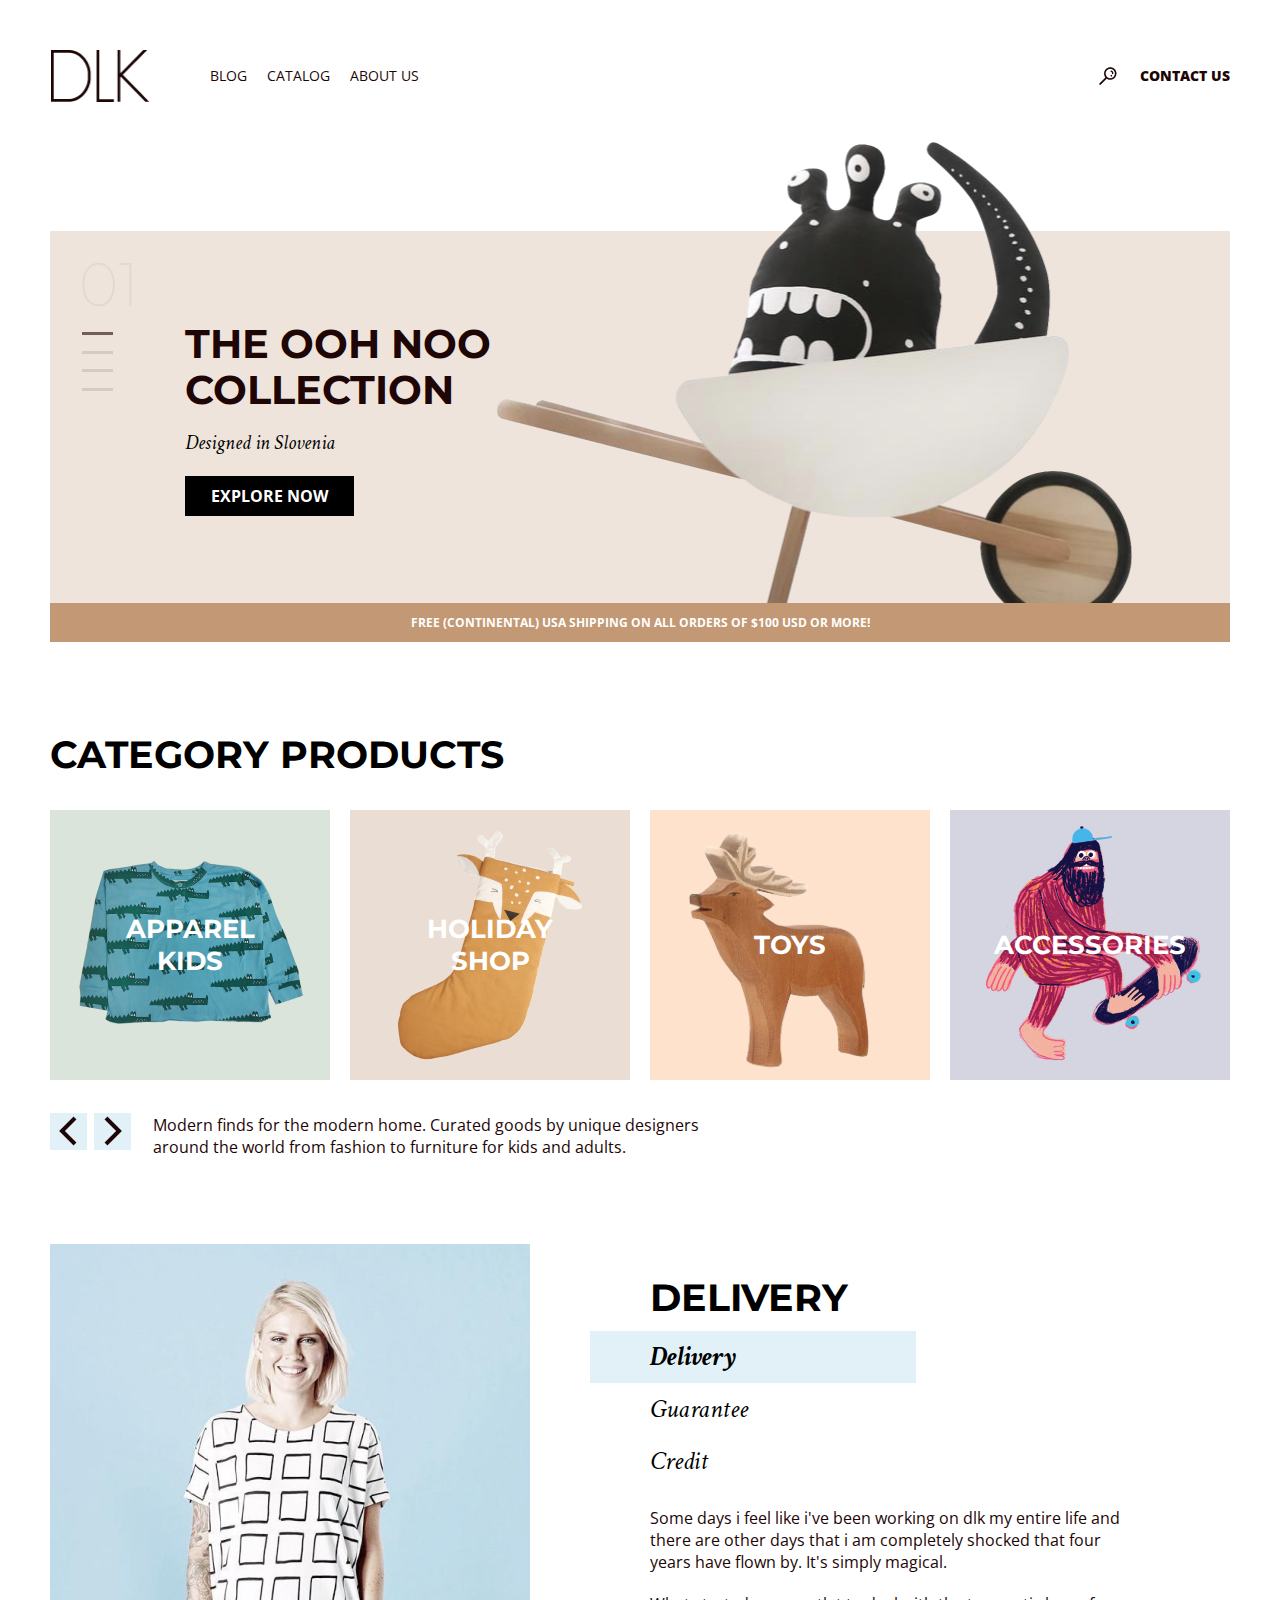
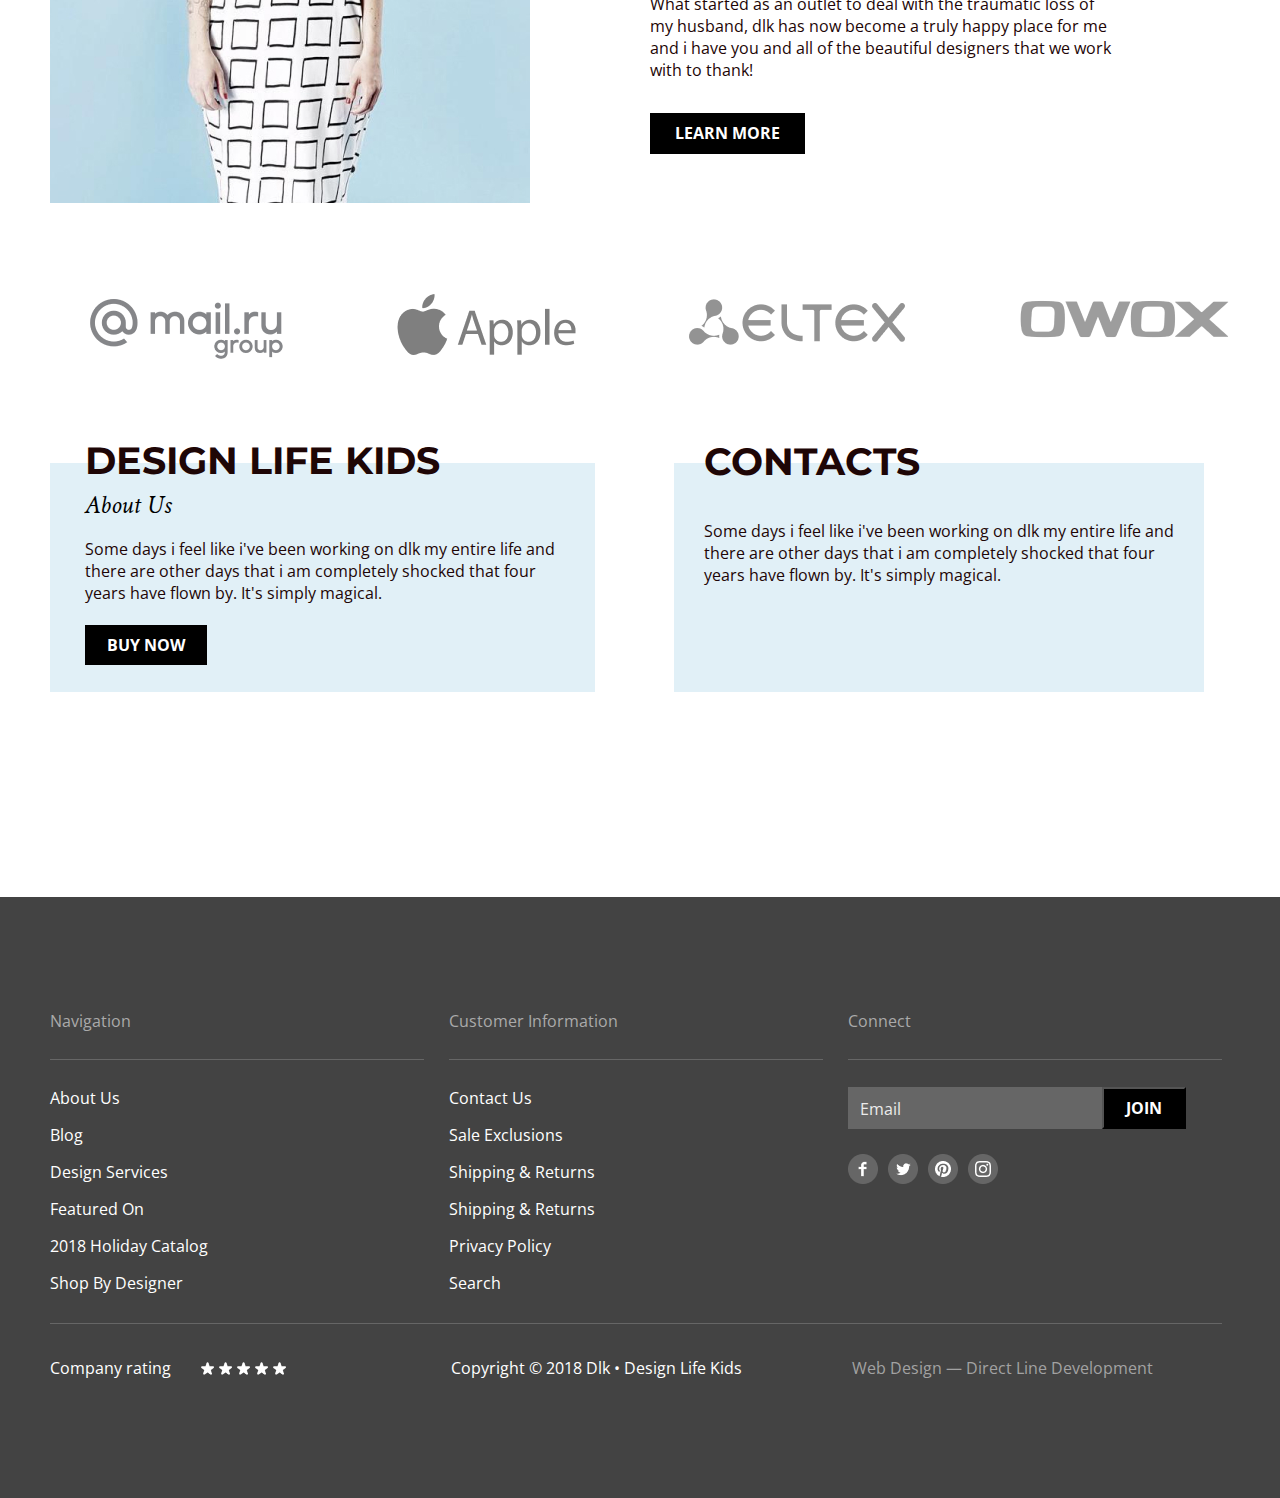
<file: verstka/index.html>
<!DOCTYPE html>
<html lang="en">
<head>
    <meta charset="UTF-8">
    <meta http-equiv="X-UA-Compatible" content="IE=edge">
    <meta name="viewport" content="width=device-width, initial-scale=1.0">
    <link rel="stylesheet" href="./css/normalize.css">
    <link rel="stylesheet" href="./css/common.css">
    <link rel="stylesheet" href="./css/index.css">
    <link rel="stylesheet" href="./css/ContactUs.css">
    <link rel="preconnect" href="https://fonts.googleapis.com"><link rel="preconnect" href="https://fonts.gstatic.com" crossorigin><link href="https://fonts.googleapis.com/css2?family=Crimson+Text:ital@1&family=Montserrat:wght@700&display=swap" rel="stylesheet">
    <link rel="preconnect" href="https://fonts.googleapis.com"><link rel="preconnect" href="https://fonts.gstatic.com" crossorigin><link href="https://fonts.googleapis.com/css2?family=Open+Sans&display=swap" rel="stylesheet">
    <title>THE-OOH-NOO-COLLECTION</title>
</head>
<body>
    <header class="header container">
        <img class="header__logo" src="./img/Union.png" alt="logo">
        <ul class="header__list">
            <li class="header__list__item undotted"><a class="header__list__link a" href="./Blog.html">BLOG</a></li>
            <li class="header__list__item undotted"><a class="header__list__link a" href="./catalog.html">CATALOG</a></li>
            <li class="header__list__item undotted"><a class="header__list__link a" href="#">ABOUT US</a></li>
        </ul>
        <img class="header__image" src="./img/Loupe.png" alt="search">
        <a class="header__link a" href="./ContactUs.html">CONTACT US</a>
    </header>
    <main>
        <div class="common_back container">
          <div class="slides__switches">
            <img class="slides__list__logo" src="./img/invisible_logo.png" alt="logo_2">
            <ul class="slides__rectangles">
                <li class="slides__rectangles__item undotted">
                    <button class="rectangular__button__current" type="button"></button>
                </li>
                <li class="slides__rectangles__item undotted">
                    <button class="rectangular__button" type="button"></button>
                </li>
                <li class="slides__rectangles__item undotted">
                    <button class="rectangular__button" type="button"></button>
                </li>
                <li class="slides__rectangles__item undotted">
                    <button class="rectangular__button" type="button"></button>
                </li>
            </ul>
          </div>
          <div class="slides__content">
            <div class="short1">
                <h1 class="slides__list__title">THE OOH NOO COLLECTION</h1>
            </div>
            <p class="slides__list__description">Designed in Slovenia</p>
            <a class="var special__write special__button js_btn a" href="#">EXPLORE NOW</a>
          </div>
          <img class="slides__list__image" src="./img/Monster.png" alt="monster">
        </div>
        <p class="slides__list__afterwords bottomline container">Free (continental) USA shipping on all orders of $100 USD or more!</p>
        <section class="categories container">
            <h2 class="categories__title">CATEGORY PRODUCTS</h2>
            <ul class="categories__list container">
                <li class="categories__list__item__h undotted">
                    <img class="categories__list__image__h" src="./img/shirt.jpg" alt="Categories">
                    <a class="categories__list__link a" href="#">APPAREL KIDS</a>
                </li>
                <li class="categories__list__item__s undotted">
                    <img class="categories__list__image__s" src="./img/categories__sock.png" alt="Categories">
                    <a class="categories__list__link a" href="#">HOLIDAY SHOP</a>
                </li>
                <li class="categories__list__item__d undotted">
                    <img class="categories__list__image__d" src="./img/categories__dear.png" alt="Categories">
                    <a class="categories__list__link a" href="#">TOYS</a>
                </li>
                <li class="categories__list__item__dude undotted">
                    <img class="categories__list__image__dude" src="./img/categories__dude.png" alt="Categories">
                    <a class="categories__list__link a" href="#">ACCESSORIES</a>
                </li>
            </ul>
            <div class="categories__switches">
                <button class="categories__switches__switch_1" type="button"><img class="switch_1" src="./img/vector_left.png" alt="left arrow"></button>
                <button class="categories__switches__switch_2" type="button"><img class="switch_2" src="./img/vector_right.png" alt="right arrow"></button>
            </div>
            <p class="categories__description">Modern finds for the modern home. Curated goods by unique designers around the world from fashion to furniture for kids and adults.</p>
        </section>
        <section class="banner container">
            <h2 class="hidden">Something</h2>
            <img class="banner__image" src="./img/woman.jpg" alt="Woman">
            <ul class="banner__list container">
                <li class="banner__list__item undotted">
                    <h2 class="banner__list__title">Delivery</h2>
                </li>
                <li class="banner__list__item undotted">
                    <button class="banner__list__button__main" type="button">Delivery</button>
                </li>
                <li class="banner__list__item undotted">
                    <button class="banner__list__button" type="button">Guarantee</button>
                </li>
                <li class="banner__list__item undotted">
                    <button class="banner__list__button" type="button">Credit</button>
                </li>
                <li class="banner__list__item undotted">
                    <p class="about__list__description">Some days i feel like i've been working on dlk my entire life and there are other days that i am completely shocked that four years have flown by. It's simply magical.</p>
                </li>
                <li class="banner__list__item undotted">
                    <p class="about__list__description">What started as an outlet to deal  with the traumatic loss of my husband, dlk has now become a truly happy place for me and i have you and all of the beautiful designers that we work with to thank!</p>
                </li>
                <li class="banner__list__item undotted">
                    <a class="banner__button special__write a" href="#">LEARN MORE</a>
                </li>
            </ul>
        </section>
        <section class="about container">
            <h2 class="hidden">Nado</h2>
            <ul class="about__list container">
                <li class="about__list__item undotted"><img class="about__list__image" src="./img/mail.ru.png" alt="mail.ru logo"></li>
                <li class="about__list__item undotted"><img class="about__list__image__a" src="./img/apple.png" alt="Apple logo"></li>
                <li class="about__list__item undotted"><img class="about__list__image" src="./img/eltex.png" alt="Eltex logo"></li>
                <li class="about__list__item undotted"><img class="about__list__image" src="./img/owox.png" alt="Owox logo"></li>
            </ul>
        </section>
        <section class="another__wrap container">
            <h2 class="hidden">Something</h2>
            <div class="first__section container">
                <h2 class="about__title__1">Design Life Kids</h2>
                <p class="about__write">About Us</p>
                <p class="about__description">Some days i feel like i've been working on dlk my entire life and there are other days that i am completely shocked that four years have flown by. It's simply magical.</p>
                <a class="about__button a" href="#">buy now</a>
            </div>
            <div class="second__section container">
                <h2 class="about__title__2">Contacts</h2>
                <p class="about__description">Some days i feel like i've been working on dlk my entire life and there are other days that i am completely shocked that four years have flown by. It's simply magical.</p>
            </div>
            <iframe class="map" src="https://www.google.com/maps/embed?pb=!1m18!1m12!1m3!1d1875.144029573695!2d-122.41927126100202!3d37.775887573326926!2m3!1f0!2f0!3f0!3m2!1i1024!2i768!4f13.1!3m3!1m2!1s0x8085809ec853af89%3A0x6f6cde1be0e8a2db!2zNzcgVmFuIE5lc3MgQXZlLCBTYW4gRnJhbmNpc2NvLCBDQSA5NDEwMiwg0KHQqNCQ!5e0!3m2!1sru!2sru!4v1671198271693!5m2!1sru!2sru" width="600" height="450" style="border:0;" allowfullscreen="" loading="lazy" referrerpolicy="no-referrer-when-downgrade"></iframe>
        </section>
    </main>
    <footer class="footer__index">
        <section class="third__wrap container">
            <h2 class="hidden">Nado</h2>
            <section class="footer__inner">
                <h2 class="footer__inner__title">Navigation</h2>
                <img class="short__line" src="./img/Line.png" alt="line">
                <ul class="footer__inner__list">
                    <li class="footer__inner__list__item__first undotted"><a class="footer__inner__list__link a" href="#">About Us</a></li>
                    <li class="footer__inner__list__item undotted"><a class="footer__inner__list__link a" href="#">Blog</a></li>
                    <li class="footer__inner__list__item undotted"><a class="footer__inner__list__link a" href="#">Design Services</a></li>
                    <li class="footer__inner__list__item undotted"><a class="footer__inner__list__link a" href="#">Featured On</a></li>
                    <li class="footer__inner__list__item undotted"><a class="footer__inner__list__link a" href="#">2018 Holiday Catalog</a></li>
                    <li class="footer__inner__list__item undotted"><a class="footer__inner__list__link a" href="#">Shop By Designer</a></li>
                </ul>
            </section>
            <section class="footer__inner">
                <h2 class="footer__inner__title">Customer Information</h2>
                <img class="short__line" src="./img/Line.png" alt="line">
                <ul class="footer__inner__list">
                    <li class="footer__inner__list__item__first undotted"><a class="footer__inner__list__link a" href="#">Contact Us</a></li>
                    <li class="footer__inner__list__item undotted"><a class="footer__inner__list__link a" href="#">Sale Exclusions</a></li>
                    <li class="footer__inner__list__item undotted"><a class="footer__inner__list__link a" href="#">Shipping & Returns</a></li>
                    <li class="footer__inner__list__item undotted"><a class="footer__inner__list__link a" href="#">Shipping & Returns</a></li>
                    <li class="footer__inner__list__item undotted"><a class="footer__inner__list__link a" href="#">Privacy Policy</a></li>
                    <li class="footer__inner__list__item undotted"><a class="footer__inner__list__link a" href="#">Search</a></li>
                </ul>
            </section>
            <section class="footer__inner">
                <h2 class="footer__inner__title">Connect</h2>
                <img class="short__line" src="./img/Line.png" alt="line">
                <form class="email" action="handler.php">
                    <label class="email__frame" for="username1"><input class="type__area" type="text" id="username1" placeholder="Email"></label>
                    <button class="footer__button special__write a" type="button">JOIN</button>
                </form>
                <ul class="footer__inner__list__partners">
                    <li class="footer__inner__list__item undotted"><a class="footer__inner__list__link a" href="#"><img class="footer__inner__list__image" src="./img/Facebook.png" alt="facebook logo"></a></li>
                    <li class="footer__inner__list__item undotted"><a class="footer__inner__list__link a" href="#"><img class="footer__inner__list__image" src="./img/Twitter.png" alt="twitter logo"></a></li>
                    <li class="footer__inner__list__item undotted"><a class="footer__inner__list__link a" href="#"><img class="footer__inner__list__image" src="./img/Pinterest.png" alt="some logo"></a></li>
                    <li class="footer__inner__list__item undotted"><a class="footer__inner__list__link a" href="#"><img class="footer__inner__list__image" src="./img/Instagram.png" alt="instagram logo"></a></li>
                </ul>
            </section>
        </section>
        <div class="container">
            <img class="long__line container" src="./img/Long_line.png" alt="long_line">
        </div>
        <section class="footer__inner__bottom container">
            <h2 class="hidden">Something needed</h2>
            <div class="last__wrap">
                <p class="footer__inner__description">Company rating</p>
                <ul class="footer__inner__list__stars">
                    <li class="footer__inner__list__item undotted"><img class="footer__inner__image" src="./img/Star.png" alt="star"></li>
                    <li class="footer__inner__list__item undotted"><img class="footer__inner__image" src="./img/Star.png" alt="star"></li>
                    <li class="footer__inner__list__item undotted"><img class="footer__inner__image" src="./img/Star.png" alt="star"></li>
                    <li class="footer__inner__list__item undotted"><img class="footer__inner__image" src="./img/Star.png" alt="star"></li>
                    <li class="footer__inner__list__item undotted"><img class="footer__inner__image" src="./img/Star.png" alt="star"></li>
                </ul>
                <p class="footer__inner__description__k">Copyright © 2018 Dlk • Design Life Kids</p>
                <p class="footer__inner__description__d">Web Design — Direct Line Development</p>
            </div>
        </section>
    </footer>
    <div class="popup">
        <div class="fade">
            <form class="userdata" action="handler.php">
                <div class="last_wrap">
                    <label class="userdata__frame otstup" for="username2">Name</label>
                    <input class="text1" type="text" id="username2">
                </div>
                <div class="special_wrap">
                    <div class="perfect_wrap">
                        <label class="userdata__frame" for="username3">Phone</label>
                        <input class="text2" type="text" id="username3">
                    </div>
                    <div class="perfect_wrap">
                        <label class="userdata__frame" for="username4">Email</label>
                        <input class="text3" type="text" id="username4">
                    </div>
                </div>
                <div class="last_wrap">
                    <label class="userdata__frame" for="username5">Message</label>
                    <input class="text4" type="text" id="username5">
                </div>
                <div class="accept_setting">
                    <input class="check" type="checkbox" id="accept" value="yes">
                    <label class="condition" for="accept">By clicking on the button, you consent to the processing of your personal data</label>
                </div>
                <div class="needed"><button class="special__button special__write button_wrap" type="button">SUBMIT</button></div>
                <button type="button" class="exit"><img class="cross" src="./img/exit_sign.png" alt="exit"></button>
            </form>
        </div>
    </div>
    <script src="./js/common.js"></script>
</body>
</html>
</file>
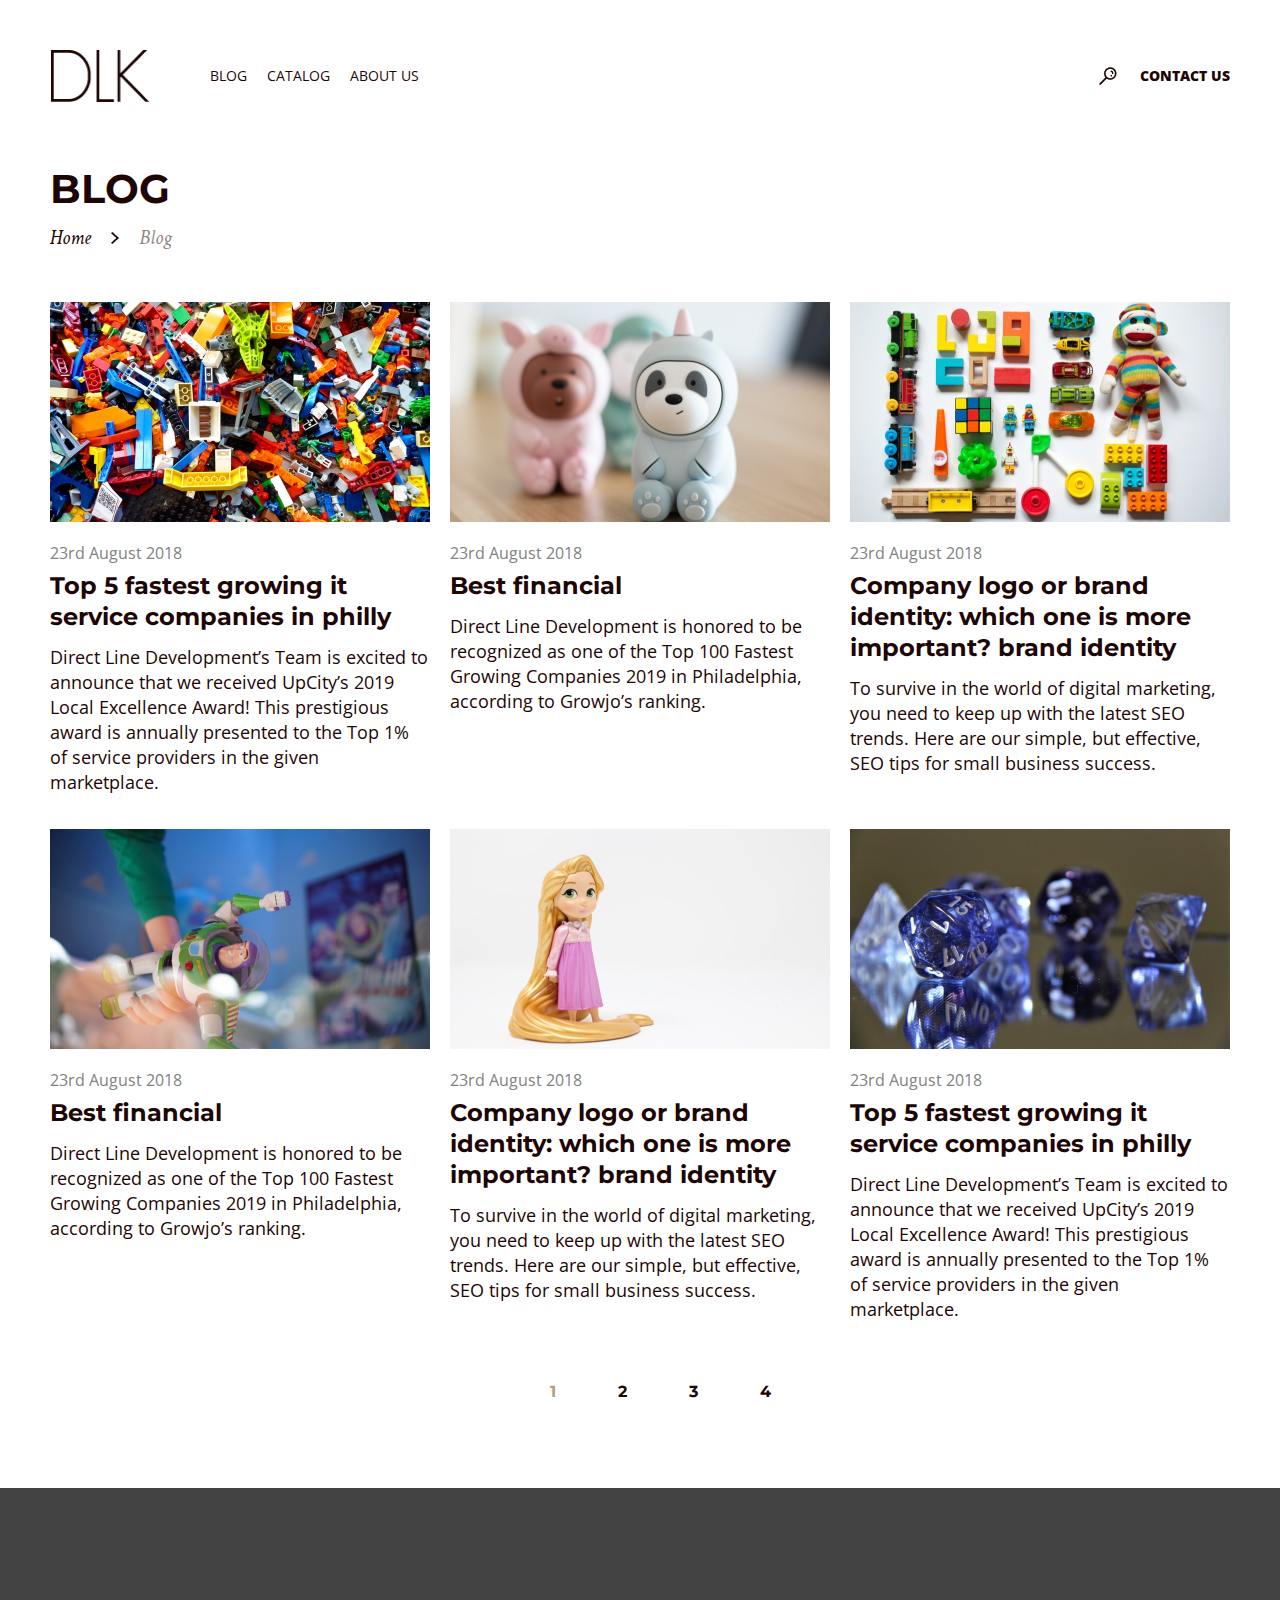
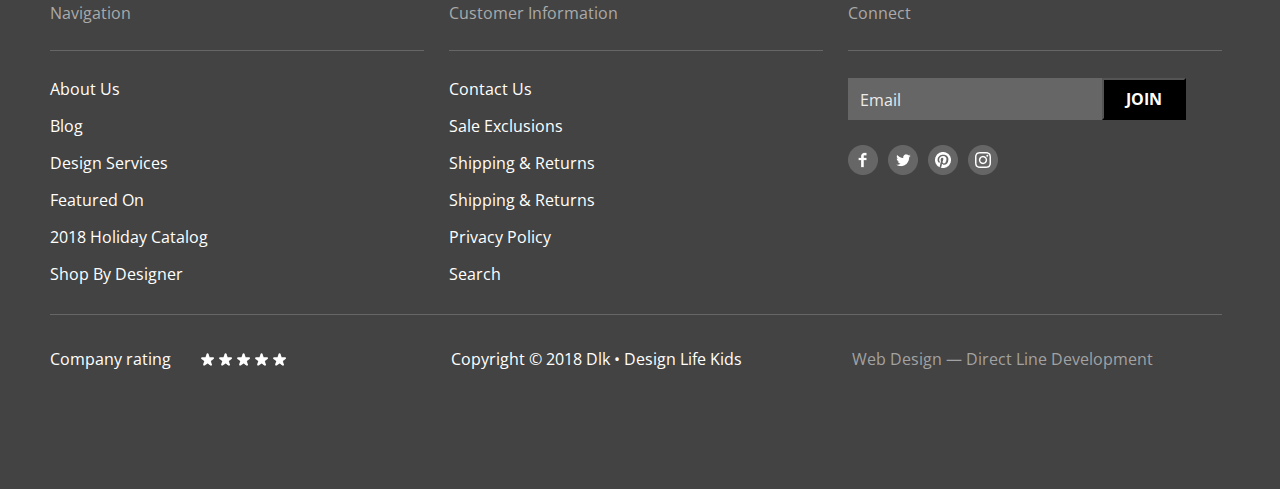
<file: verstka/Blog.html>
<!DOCTYPE html>
<html lang="en">
<head>
    <meta charset="UTF-8">
    <meta http-equiv="X-UA-Compatible" content="IE=edge">
    <meta name="viewport" content="width=device-width, initial-scale=1.0">
    <link rel="stylesheet" href="./css/normalize.css">
    <link rel="stylesheet" href="./css/common.css">
    <link rel="stylesheet" href="./css/Blog.css">
    <link rel="stylesheet" href="./css/Toys.css">
    <link rel="stylesheet" href="./css/ContactUs.css">
    <link rel="preconnect" href="https://fonts.googleapis.com"><link rel="preconnect" href="https://fonts.gstatic.com" crossorigin><link href="https://fonts.googleapis.com/css2?family=Crimson+Text:ital@1&family=Montserrat:wght@700&display=swap" rel="stylesheet">
    <link rel="preconnect" href="https://fonts.googleapis.com"><link rel="preconnect" href="https://fonts.gstatic.com" crossorigin><link href="https://fonts.googleapis.com/css2?family=Open+Sans&display=swap" rel="stylesheet">
    <title>Blog</title>
</head>
<body>
    <header class="header container">
        <img class="header__logo" src="./img/Union.png" alt="logo">
        <ul class="header__list">
            <li class="header__list__item undotted"><a class="header__list__link a" href="#">BLOG</a></li>
            <li class="header__list__item undotted"><a class="header__list__link a" href="#">CATALOG</a></li>
            <li class="header__list__item undotted"><a class="header__list__link a" href="#">ABOUT US</a></li>
        </ul>
        <img class="header__image" src="./img/Loupe.png" alt="search">
        <a class="header__link js_btn a" href="#">CONTACT US</a>
    </header>
    <main>
        <section class="where container">
            <h1 class="where__title">BLOG</h1>
            <div class="first__wrap">
                <a class="where__link a" href="#">Home</a>
                <img class="where__image" src="./img/arrow.png" alt="arrow">
                <p class="where__description">Blog</p>
            </div>
        </section>
        <div class="articles container">
            <ul class="articles__list">
                <li class="articles__list__item undotted">
                    <img class="articles__list__image" src="./img/lego.jpg" alt="Bunch of Lego">
                    <p class="articles__list__date">23rd August 2018</p>
                    <h2 class="articles__list__title">Top 5 fastest growing it service companies in philly</h2>
                    <p class="articles__list__description">Direct Line Development’s Team is excited to announce that we received UpCity’s 2019 Local Excellence Award! This prestigious award is annually presented to the Top 1% of service providers in the given marketplace.</p>
                </li>
                <li class="articles__list__item undotted">
                    <img class="articles__list__image" src="./img/soft_dolls.jpg" alt="Squeezy toys">
                    <p class="articles__list__date">23rd August 2018</p>
                    <h2 class="articles__list__title">Best financial</h2>
                    <p class="articles__list__description">Direct Line Development is honored to be recognized as one of the Top 100 Fastest Growing Companies 2019 in Philadelphia, according to Growjo’s ranking.</p>
                </li>
                <li class="articles__list__item undotted">
                    <img class="articles__list__image" src="./img/constructor.jpg" alt="Toys for kids">
                    <p class="articles__list__date">23rd August 2018</p>
                    <h2 class="articles__list__title">Company logo or brand identity: which one is more important? brand identity</h2>
                    <p class="articles__list__description">To survive in the world of digital marketing, you need to keep up with the latest SEO trends. Here are our simple, but effective, SEO tips for small business success.</p>
                </li>
            </ul>
            <ul class="articles__list">
                <li class="articles__list__item undotted">
                    <img class="articles__list__image" src="./img/buzz_lighter.jpg" alt="Buzz Lighter toy">
                    <p class="articles__list__date">23rd August 2018</p>
                    <h2 class="articles__list__title">Best financial</h2>
                    <p class="articles__list__description">Direct Line Development is honored to be recognized as one of the Top 100 Fastest Growing Companies 2019 in Philadelphia, according to Growjo’s ranking.</p>
                </li>
                <li class="articles__list__item undotted">
                    <img class="articles__list__image" src="./img/rapunzel.jpg" alt="Rapunzel toy">
                    <p class="articles__list__date">23rd August 2018</p>
                    <h2 class="articles__list__title">Company logo or brand identity: which one is more important? brand identity</h2>
                    <p class="articles__list__description">To survive in the world of digital marketing, you need to keep up with the latest SEO trends. Here are our simple, but effective, SEO tips for small business success.</p>
                </li>
                <li class="articles__list__item undotted">
                    <img class="articles__list__image" src="./img/diamonds.jpg" alt="Cut diamonds">
                    <p class="articles__list__date">23rd August 2018</p>
                    <h2 class="articles__list__title">Top 5 fastest growing it service companies in philly</h2>
                    <p class="articles__list__description">Direct Line Development’s Team is excited to announce that we received UpCity’s 2019 Local Excellence Award! This prestigious award is annually presented to the Top 1% of service providers in the given marketplace.</p>
                </li>
            </ul>
            <ul class="catalog__list2">
                <li class="catalog__list2__item undotted">
                    <button class="catalog__list2__page1" type="button">1</button>
                </li>
                <li class="catalog__list2__item undotted">
                    <button class="catalog__list2__page2" type="button">2</button>
                </li>
                <li class="catalog__list2__item undotted">
                    <button class="catalog__list2__page2" type="button">3</button>
                </li>
                <li class="catalog__list2__item undotted">
                    <button class="catalog__list2__page2" type="button">4</button>
                </li>
            </ul>
        </div>
    </main>
    <footer class="footer__blog">
        <section class="third__wrap container">
            <h2 class="hidden">Nado</h2>
            <section class="footer__inner">
                <h2 class="footer__inner__title">Navigation</h2>
                <img class="short__line" src="./img/Line.png" alt="line">
                <ul class="footer__inner__list">
                    <li class="footer__inner__list__item__first undotted"><a class="footer__inner__list__link a" href="#">About Us</a></li>
                    <li class="footer__inner__list__item undotted"><a class="footer__inner__list__link a" href="#">Blog</a></li>
                    <li class="footer__inner__list__item undotted"><a class="footer__inner__list__link a" href="#">Design Services</a></li>
                    <li class="footer__inner__list__item undotted"><a class="footer__inner__list__link a" href="#">Featured On</a></li>
                    <li class="footer__inner__list__item undotted"><a class="footer__inner__list__link a" href="#">2018 Holiday Catalog</a></li>
                    <li class="footer__inner__list__item undotted"><a class="footer__inner__list__link a" href="#">Shop By Designer</a></li>
                </ul>
            </section>
            <section class="footer__inner">
                <h2 class="footer__inner__title">Customer Information</h2>
                <img class="short__line" src="./img/Line.png" alt="line">
                <ul class="footer__inner__list">
                    <li class="footer__inner__list__item__first undotted"><a class="footer__inner__list__link a" href="#">Contact Us</a></li>
                    <li class="footer__inner__list__item undotted"><a class="footer__inner__list__link a" href="#">Sale Exclusions</a></li>
                    <li class="footer__inner__list__item undotted"><a class="footer__inner__list__link a" href="#">Shipping & Returns</a></li>
                    <li class="footer__inner__list__item undotted"><a class="footer__inner__list__link a" href="#">Shipping & Returns</a></li>
                    <li class="footer__inner__list__item undotted"><a class="footer__inner__list__link a" href="#">Privacy Policy</a></li>
                    <li class="footer__inner__list__item undotted"><a class="footer__inner__list__link a" href="#">Search</a></li>
                </ul>
            </section>
            <section class="footer__inner">
                <h2 class="footer__inner__title">Connect</h2>
                <img class="short__line" src="./img/Line.png" alt="line">
                <form class="email" action="handler.php">
                    <label class="email__frame" for="username1"><input class="type__area" type="text" id="username1" placeholder="Email"></label>
                    <button class="footer__button special__write a" type="button">JOIN</button>
                </form>
                <ul class="footer__inner__list__partners">
                    <li class="footer__inner__list__item undotted"><a class="footer__inner__list__link a" href="#"><img class="footer__inner__list__image" src="./img/Facebook.png" alt="facebook logo"></a></li>
                    <li class="footer__inner__list__item undotted"><a class="footer__inner__list__link a" href="#"><img class="footer__inner__list__image" src="./img/Twitter.png" alt="twitter logo"></a></li>
                    <li class="footer__inner__list__item undotted"><a class="footer__inner__list__link a" href="#"><img class="footer__inner__list__image" src="./img/Pinterest.png" alt="some logo"></a></li>
                    <li class="footer__inner__list__item undotted"><a class="footer__inner__list__link a" href="#"><img class="footer__inner__list__image" src="./img/Instagram.png" alt="instagram logo"></a></li>
                </ul>
            </section>
        </section>
        <div class="container">
            <img class="long__line container" src="./img/Long_line.png" alt="long_line">
        </div>
        <section class="footer__inner__bottom container">
            <h2 class="hidden">Something needed</h2>
            <div class="last__wrap">
                <p class="footer__inner__description">Company rating</p>
                <ul class="footer__inner__list__stars">
                    <li class="footer__inner__list__item undotted"><img class="footer__inner__image" src="./img/Star.png" alt="star"></li>
                    <li class="footer__inner__list__item undotted"><img class="footer__inner__image" src="./img/Star.png" alt="star"></li>
                    <li class="footer__inner__list__item undotted"><img class="footer__inner__image" src="./img/Star.png" alt="star"></li>
                    <li class="footer__inner__list__item undotted"><img class="footer__inner__image" src="./img/Star.png" alt="star"></li>
                    <li class="footer__inner__list__item undotted"><img class="footer__inner__image" src="./img/Star.png" alt="star"></li>
                </ul>
                <p class="footer__inner__description__k">Copyright © 2018 Dlk • Design Life Kids</p>
                <p class="footer__inner__description__d">Web Design — Direct Line Development</p>
            </div>
        </section>
    </footer>
    <div class="popup">
        <div class="fade">
            <form class="userdata" action="handler.php">
                <div class="last_wrap">
                    <label class="userdata__frame otstup" for="username">Name</label>
                    <input class="text1" type="text">
                </div>
                <div class="special_wrap">
                    <div class="perfect_wrap">
                        <label class="userdata__frame" for="username">Phone</label>
                        <input class="text2" type="text">
                    </div>
                    <div class="perfect_wrap">
                        <label class="userdata__frame" for="username">Email</label>
                        <input class="text3" type="text">
                    </div>
                </div>
                <div class="last_wrap">
                    <label class="userdata__frame" for="username">Message</label>
                    <input class="text4" type="text">
                </div>
                <div class="accept_setting">
                    <input class="check" type="checkbox" id="accept" value="yes">
                    <label class="condition" for="accept">By clicking on the button, you consent to the processing of your personal data</label>
                </div>
                <div class="needed"><button class="special__button special__write button_wrap" type="button">SUBMIT</button></div>
                <button type="button" class="exit"><img class="cross" src="./common_icons/exit_sign.png" alt="exit"></button>
            </form>
        </div>
    </div>
    <script src="./common_js/common.js"></script>
</body>
</html>
</file>
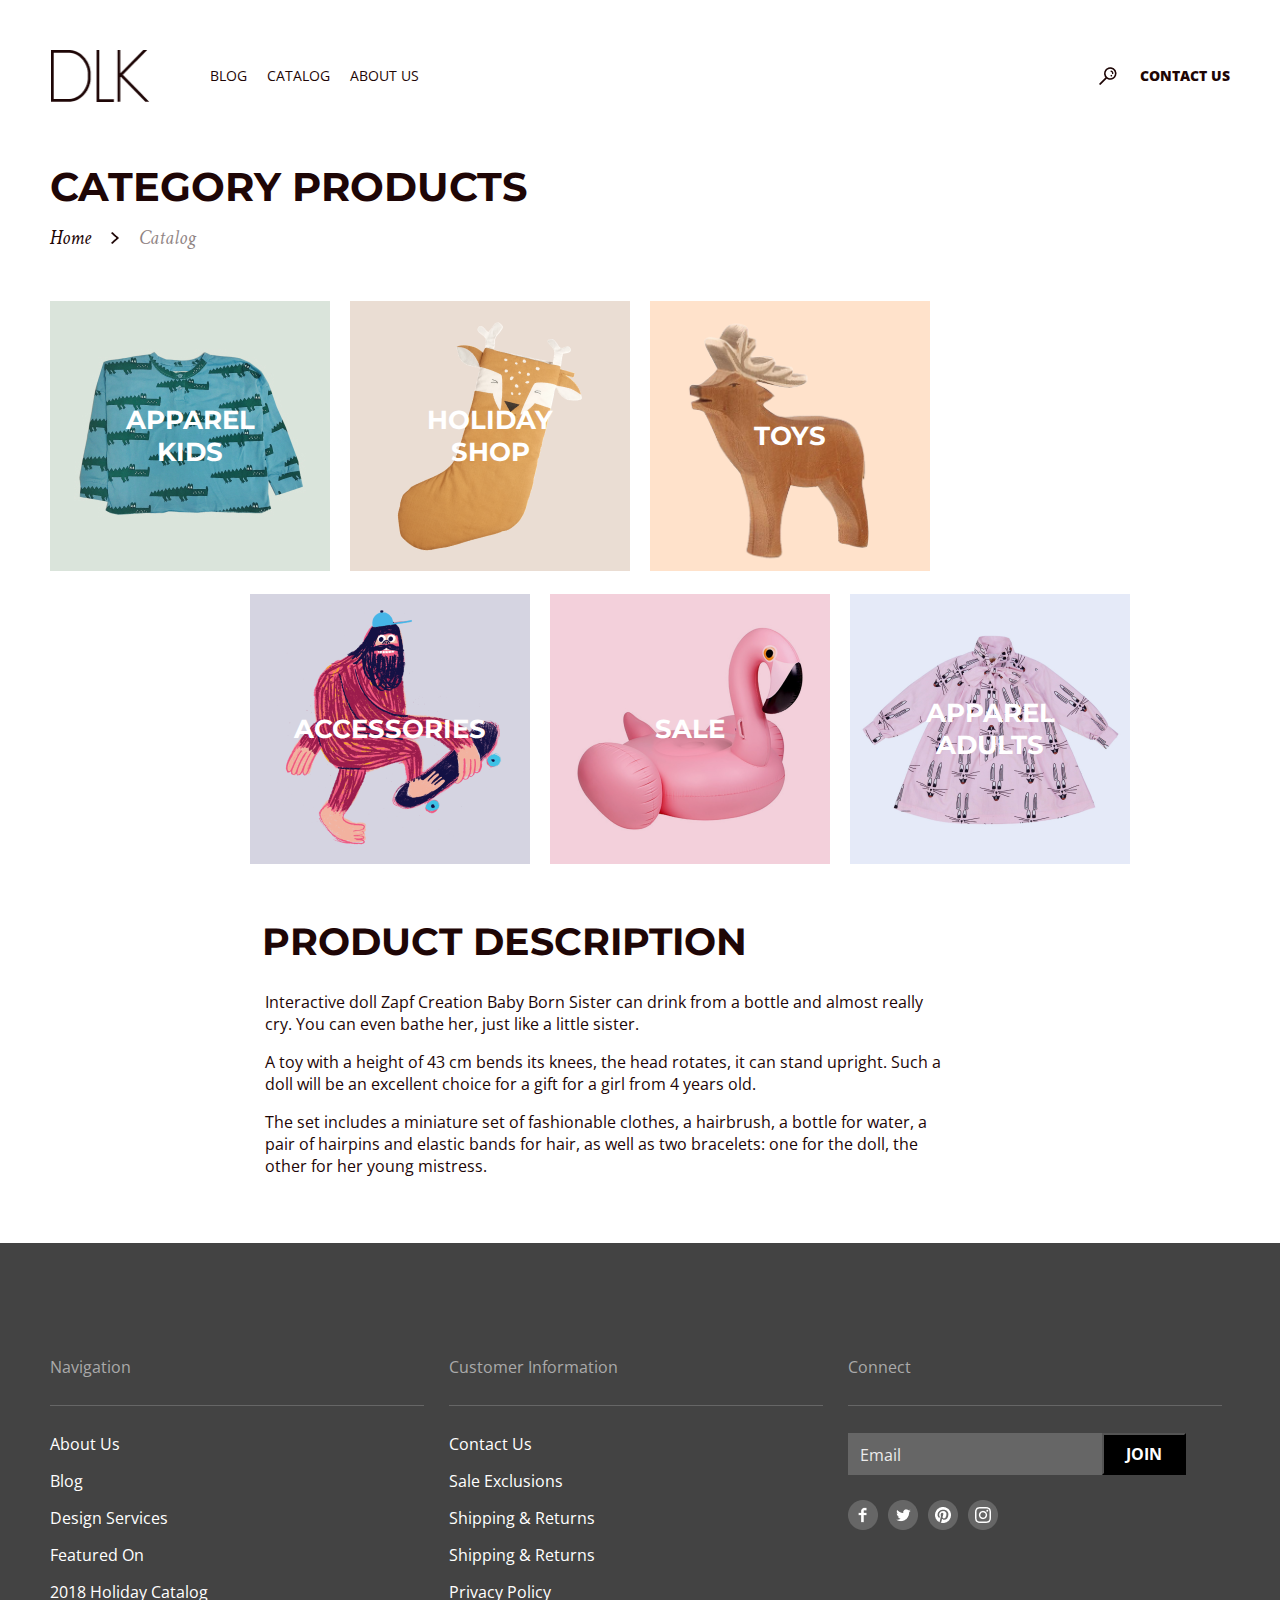
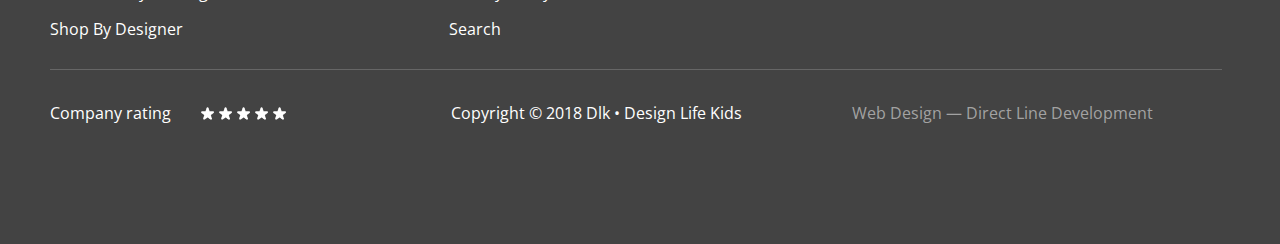
<file: verstka/catalog.html>
<!DOCTYPE html>
<html lang="en">
<head>
    <meta charset="UTF-8">
    <meta http-equiv="X-UA-Compatible" content="IE=edge">
    <meta name="viewport" content="width=device-width, initial-scale=1.0">
    <link rel="stylesheet" href="./css/normalize.css">
    <link rel="stylesheet" href="./css/common.css">
    <link rel="stylesheet" href="./css/index.css">
    <link rel="stylesheet" href="./css/Blog.css">
    <link rel="stylesheet" href="./css/catalog.css">
    <link rel="stylesheet" href="./css/ContactUs.css">
    <link rel="preconnect" href="https://fonts.googleapis.com"><link rel="preconnect" href="https://fonts.gstatic.com" crossorigin><link href="https://fonts.googleapis.com/css2?family=Crimson+Text:ital@1&family=Montserrat:wght@700&display=swap" rel="stylesheet">
    <link rel="preconnect" href="https://fonts.googleapis.com"><link rel="preconnect" href="https://fonts.gstatic.com" crossorigin><link href="https://fonts.googleapis.com/css2?family=Open+Sans&display=swap" rel="stylesheet">
    <title>Catalog</title>
</head>
<body>
    <header class="header container">
        <img class="header__logo" src="./img/Union.png" alt="logo">
        <ul class="header__list">
            <li class="header__list__item undotted"><a class="header__list__link a" href="./Blog.html">BLOG</a></li>
            <li class="header__list__item undotted"><a class="header__list__link a" href="./catalog.html">CATALOG</a></li>
            <li class="header__list__item undotted"><a class="header__list__link a" href="#">ABOUT US</a></li>
        </ul>
        <img class="header__image" src="./img/Loupe.png" alt="search">
        <a class="header__link a" href="./ContactUs.html">CONTACT US</a>
    </header>
    <main>
        <section class="categories container">
            <h2 class="categories__title">Category Products</h2>
            <div class="where__you__are">
                <a class="categories__link a" href="./index.html">Home</a>
                <img class="categories__image" src="./img/arrow.png" alt="arrow">
                <p class="categories__description">Catalog</p>
            </div>
            <ul class="categories__list__1">
                <li class="categories__list__item__h undotted">
                    <img class="categories__list__image__h" src="./img/shirt.jpg" alt="Categories">
                    <a class="categories__list__link a" href="#">APPAREL KIDS</a>
                </li>
                <li class="categories__list__item__s undotted">
                    <img class="categories__list__image__s" src="./img/categories__sock.png" alt="Categories">
                    <a class="categories__list__link a" href="#">HOLIDAY SHOP</a>
                </li>
                <li class="categories__list__item__d undotted">
                    <img class="categories__list__image__d" src="./img/categories__dear.png" alt="Categories">
                    <a class="categories__list__link a" href="#">TOYS</a>
                </li>
            </ul>
            <ul class="categories__list__2">
                <li class="categories__list__item__dude undotted">
                    <img class="categories__list__image__dude" src="./img/categories__dude.png" alt="Categories">
                    <a class="categories__list__link a" href="#">ACCESSORIES</a>
                </li>
                <li class="categories__list__item__flamingo undotted">
                    <img class="categories__list__image__flamingo" src="./img/Flamingo.png" alt="Categories">
                    <a class="categories__list__link a" href="#">SALE</a>
                </li>
                <li class="categories__list__item__dress undotted">
                    <img class="categories__list__image__dress" src="./img/Dress.png" alt="Categories">
                    <a class="categories__list__link a" href="#">APPAREL ADULTS</a>
                </li>
            </ul>
        </section>
        <section class="about container">
            <h2 class="about__title container">Product Description</h2>
            <ul class="about__list container">
                <li class="about__list__item undotted">
                    <p class="about__list__description__hhh">Interactive doll Zapf Creation Baby Born Sister can drink from a bottle and almost really cry. You can even bathe her, just like a little sister.</p>
                </li>
                <li class="about__list__item undotted">
                    <p class="about__list__description__hhh">A toy with a height of 43 cm bends its knees, the head rotates, it can stand upright. Such a doll will be an excellent choice for a gift for a girl from 4 years old.</p>
                </li>
                <li class="about__list__item undotted">
                    <p class="about__list__description__hhh">The set includes a miniature set of fashionable clothes, a hairbrush, a bottle for water, a pair of hairpins and elastic bands for hair, as well as two bracelets: one for the doll, the other for her young mistress.</p>
                </li>
            </ul>
        </section>
    </main>
    <footer class="footer__catalog">
        <section class="third__wrap container">
            <h2 class="hidden">nado</h2>
            <section class="footer__inner">
                <h2 class="footer__inner__title">Navigation</h2>
                <img class="short__line" src="./img/Line.png" alt="line">
                <ul class="footer__inner__list">
                    <li class="footer__inner__list__item__first undotted"><a class="footer__inner__list__link a" href="#">About Us</a></li>
                    <li class="footer__inner__list__item undotted"><a class="footer__inner__list__link a" href="#">Blog</a></li>
                    <li class="footer__inner__list__item undotted"><a class="footer__inner__list__link a" href="#">Design Services</a></li>
                    <li class="footer__inner__list__item undotted"><a class="footer__inner__list__link a" href="#">Featured On</a></li>
                    <li class="footer__inner__list__item undotted"><a class="footer__inner__list__link a" href="#">2018 Holiday Catalog</a></li>
                    <li class="footer__inner__list__item undotted"><a class="footer__inner__list__link a" href="#">Shop By Designer</a></li>
                </ul>
            </section>
            <section class="footer__inner">
                <h2 class="footer__inner__title">Customer Information</h2>
                <img class="short__line" src="./img/Line.png" alt="line">
                <ul class="footer__inner__list">
                    <li class="footer__inner__list__item__first undotted"><a class="footer__inner__list__link a" href="#">Contact Us</a></li>
                    <li class="footer__inner__list__item undotted"><a class="footer__inner__list__link a" href="#">Sale Exclusions</a></li>
                    <li class="footer__inner__list__item undotted"><a class="footer__inner__list__link a" href="#">Shipping & Returns</a></li>
                    <li class="footer__inner__list__item undotted"><a class="footer__inner__list__link a" href="#">Shipping & Returns</a></li>
                    <li class="footer__inner__list__item undotted"><a class="footer__inner__list__link a" href="#">Privacy Policy</a></li>
                    <li class="footer__inner__list__item undotted"><a class="footer__inner__list__link a" href="#">Search</a></li>
                </ul>
            </section>
            <section class="footer__inner">
                <h2 class="footer__inner__title">Connect</h2>
                <img class="short__line" src="./img/Line.png" alt="line">
                <form class="email" action="handler.php">
                    <label class="email__frame" for="username1"><input class="type__area" type="text" id="username1" placeholder="Email"></label>
                    <button class="footer__button special__write a" type="button">JOIN</button>
                </form>
                <ul class="footer__inner__list__partners">
                    <li class="footer__inner__list__item undotted"><a class="footer__inner__list__link a" href="#"><img class="footer__inner__list__image" src="./img/Facebook.png" alt="facebook logo"></a></li>
                    <li class="footer__inner__list__item undotted"><a class="footer__inner__list__link a" href="#"><img class="footer__inner__list__image" src="./img/Twitter.png" alt="twitter logo"></a></li>
                    <li class="footer__inner__list__item undotted"><a class="footer__inner__list__link a" href="#"><img class="footer__inner__list__image" src="./img/Pinterest.png" alt="some logo"></a></li>
                    <li class="footer__inner__list__item undotted"><a class="footer__inner__list__link a" href="#"><img class="footer__inner__list__image" src="./img/Instagram.png" alt="instagram logo"></a></li>
                </ul>
            </section>
        </section>
        <div class="container">
            <img class="long__line container" src="./img/Long_line.png" alt="long_line">
        </div>
        <section class="footer__inner__bottom container">
            <h2 class="hidden">Something needed</h2>
            <div class="last__wrap">
                <p class="footer__inner__description">Company rating</p>
                <ul class="footer__inner__list__stars">
                    <li class="footer__inner__list__item undotted"><img class="footer__inner__image" src="./img/Star.png" alt="star"></li>
                    <li class="footer__inner__list__item undotted"><img class="footer__inner__image" src="./img/Star.png" alt="star"></li>
                    <li class="footer__inner__list__item undotted"><img class="footer__inner__image" src="./img/Star.png" alt="star"></li>
                    <li class="footer__inner__list__item undotted"><img class="footer__inner__image" src="./img/Star.png" alt="star"></li>
                    <li class="footer__inner__list__item undotted"><img class="footer__inner__image" src="./img/Star.png" alt="star"></li>
                </ul>
                <p class="footer__inner__description__k">Copyright © 2018 Dlk • Design Life Kids</p>
                <p class="footer__inner__description__d">Web Design — Direct Line Development</p>
            </div>
        </section>
    </footer>
</body>
</html>
</file>
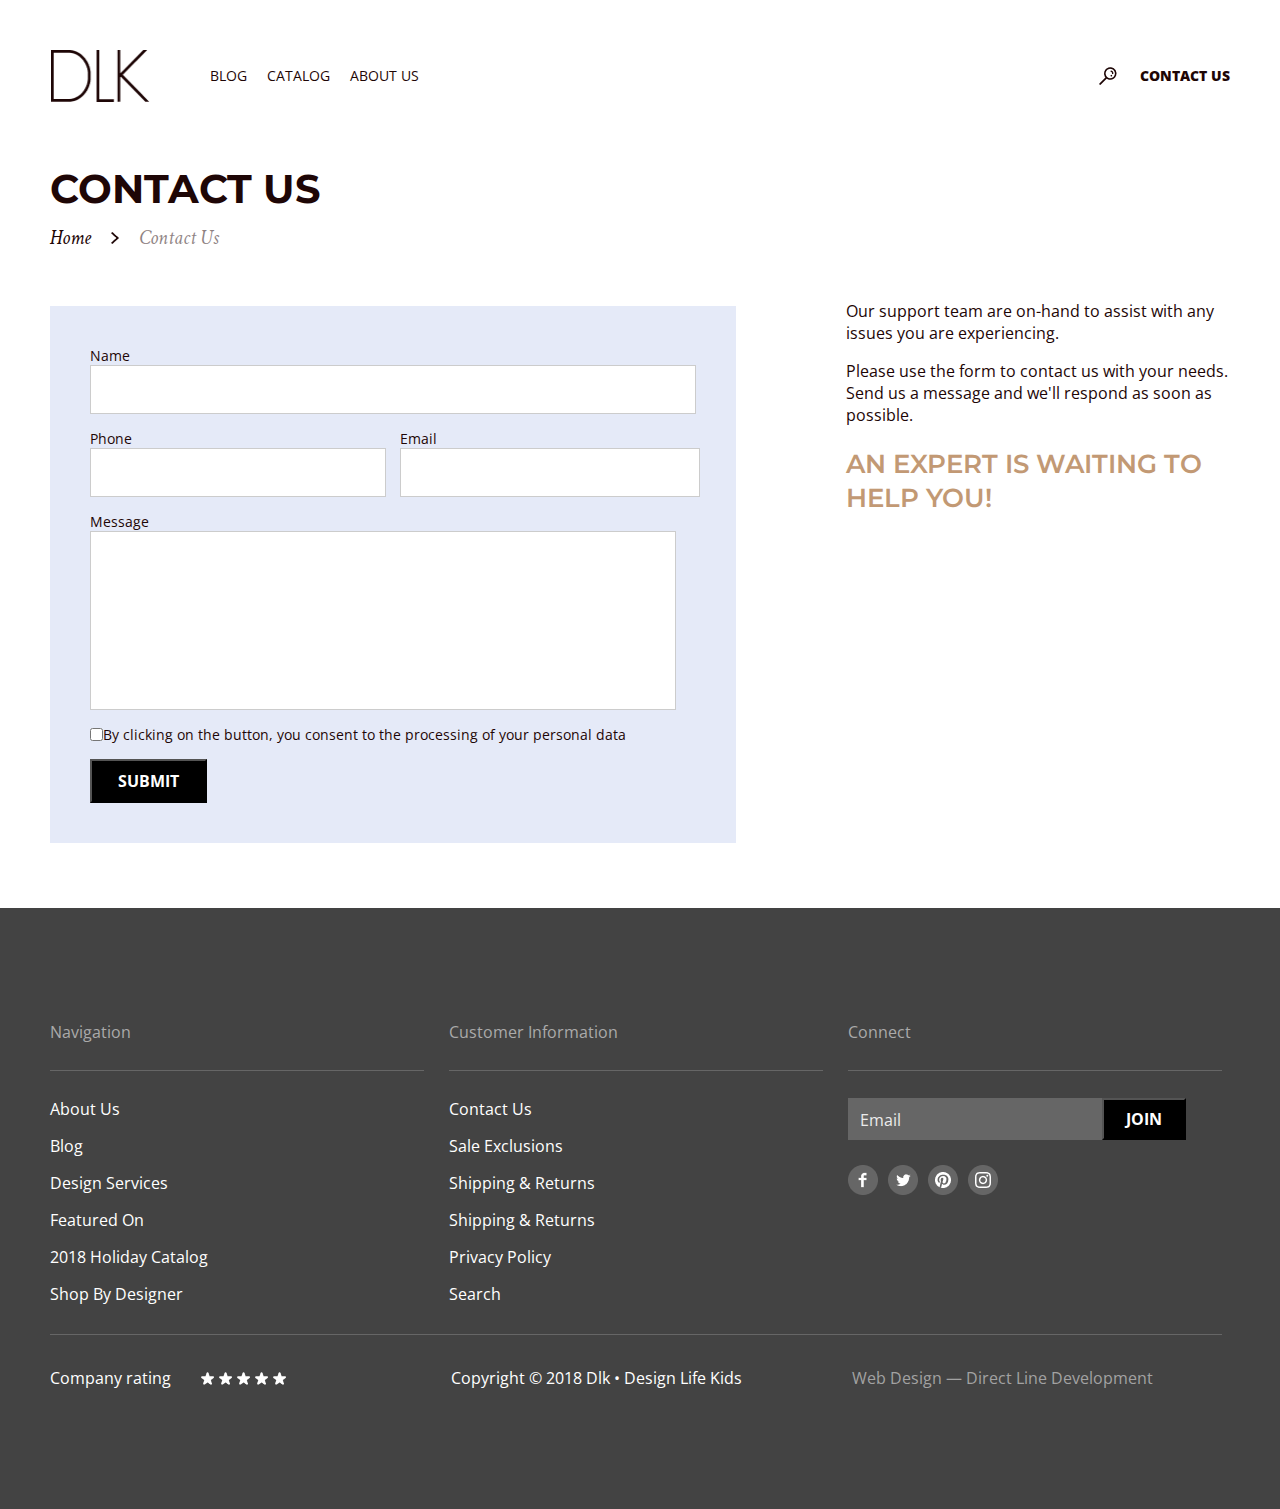
<file: verstka/ContactUs.html>
<!DOCTYPE html>
<html lang="en">
<head>
    <meta charset="UTF-8">
    <meta http-equiv="X-UA-Compatible" content="IE=edge">
    <meta name="viewport" content="width=device-width, initial-scale=1.0">
    <link rel="stylesheet" href="./css/normalize.css">
    <link rel="stylesheet" href="./css/common.css">
    <link rel="stylesheet" href="./css/ContactUs.css">
    <link rel="stylesheet" href="./css/Toys.css">
    <link rel="preconnect" href="https://fonts.googleapis.com"><link rel="preconnect" href="https://fonts.gstatic.com" crossorigin><link href="https://fonts.googleapis.com/css2?family=Crimson+Text:ital@1&family=Montserrat:wght@700&display=swap" rel="stylesheet">
    <link rel="preconnect" href="https://fonts.googleapis.com"><link rel="preconnect" href="https://fonts.gstatic.com" crossorigin><link href="https://fonts.googleapis.com/css2?family=Open+Sans&display=swap" rel="stylesheet">
    <title>ContactUs</title>
</head>
<body>
    <header class="header container">
        <img class="header__logo" src="./img/Union.png" alt="logo">
        <ul class="header__list">
            <li class="header__list__item undotted"><a class="header__list__link a" href="./Blog.html">BLOG</a></li>
            <li class="header__list__item undotted"><a class="header__list__link a" href="./catalog.html">CATALOG</a></li>
            <li class="header__list__item undotted"><a class="header__list__link a" href="#">ABOUT US</a></li>
        </ul>
        <img class="header__image" src="./img/Loupe.png" alt="search">
        <a class="header__link a" href="./ContactUs.html">CONTACT US</a>
    </header>
    <main>
        <section class="where container">
            <h1 class="where__title">CONTACT US</h1>
            <div class="first__wrap">
                <a class="where__link a" href="./index.html">Home</a>
                <img class="where__image" src="./img/arrow.png" alt="arrow">
                <p class="where__description">Contact Us</p>
            </div>
        </section>
        <section class="back2_2 container">
            <h2 class="hidden">nado</h2>
            <form class="userdata_2" action="handler.php">
                <div class="last_wrap_2">
                    <label class="userdata__frame otstup" for="usernameR">Name</label>
                    <input class="text1" type="text" id="usernameR">
                </div>
                <div class="special_wrap_2">
                    <div class="perfect_wrap">
                        <label class="userdata__frame" for="usernameL">Phone</label>
                        <input class="text2" type="text" id="usernameL">
                    </div>
                    <div class="perfect_wrap_2">
                        <label class="userdata__frame" for="usernameW">Email</label>
                        <input class="text3" type="text" id="usernameW">
                    </div>
                </div>
                <div class="last_wrap_2">
                    <label class="userdata__frame" for="usernameGG">Message</label>
                    <input class="text4" type="text" id="usernameGG">
                </div>
                <div class="accept_setting_2">
                    <input class="check" type="checkbox" id="accept" value="yes">
                    <label class="condition" for="accept">By clicking on the button, you consent to the processing of your personal data</label>
                </div>
                <div class="needed"><button class="special__button special__write button_wrap" type="button">SUBMIT</button></div>
            </form>
            <section class="describe">
                <p class="describe__description">Our support team are on-hand to assist with any issues you are experiencing.</p>
                <p class="describe__description">Please use the form to contact us with your needs. Send us a message and we'll respond as soon as possible.</p>
                <h2 class="describe__title">An expert is waiting to help you!</h2>
            </section>
        </section>
    </main>
    <footer class="footer__contact">
        <section class="third__wrap container">
            <h2 class="hidden">nado</h2>
            <section class="footer__inner">
                <h2 class="footer__inner__title">Navigation</h2>
                <img class="short__line" src="./img/Line.png" alt="line">
                <ul class="footer__inner__list">
                    <li class="footer__inner__list__item__first undotted"><a class="footer__inner__list__link a" href="#">About Us</a></li>
                    <li class="footer__inner__list__item undotted"><a class="footer__inner__list__link a" href="#">Blog</a></li>
                    <li class="footer__inner__list__item undotted"><a class="footer__inner__list__link a" href="#">Design Services</a></li>
                    <li class="footer__inner__list__item undotted"><a class="footer__inner__list__link a" href="#">Featured On</a></li>
                    <li class="footer__inner__list__item undotted"><a class="footer__inner__list__link a" href="#">2018 Holiday Catalog</a></li>
                    <li class="footer__inner__list__item undotted"><a class="footer__inner__list__link a" href="#">Shop By Designer</a></li>
                </ul>
            </section>
            <section class="footer__inner">
                <h2 class="footer__inner__title">Customer Information</h2>
                <img class="short__line" src="./img/Line.png" alt="line">
                <ul class="footer__inner__list">
                    <li class="footer__inner__list__item__first undotted"><a class="footer__inner__list__link a" href="#">Contact Us</a></li>
                    <li class="footer__inner__list__item undotted"><a class="footer__inner__list__link a" href="#">Sale Exclusions</a></li>
                    <li class="footer__inner__list__item undotted"><a class="footer__inner__list__link a" href="#">Shipping & Returns</a></li>
                    <li class="footer__inner__list__item undotted"><a class="footer__inner__list__link a" href="#">Shipping & Returns</a></li>
                    <li class="footer__inner__list__item undotted"><a class="footer__inner__list__link a" href="#">Privacy Policy</a></li>
                    <li class="footer__inner__list__item undotted"><a class="footer__inner__list__link a" href="#">Search</a></li>
                </ul>
            </section>
            <section class="footer__inner">
                <h2 class="footer__inner__title">Connect</h2>
                <img class="short__line" src="./img/Line.png" alt="line">
                <form class="email" action="handler.php">
                    <label class="email__frame" for="username55"><input class="type__area" type="text" id="username55" placeholder="Email"></label>
                    <button class="footer__button special__write a" type="button">JOIN</button>
                </form>
                <ul class="footer__inner__list__partners">
                    <li class="footer__inner__list__item undotted"><a class="footer__inner__list__link a" href="#"><img class="footer__inner__list__image" src="./img/Facebook.png" alt="facebook logo"></a></li>
                    <li class="footer__inner__list__item undotted"><a class="footer__inner__list__link a" href="#"><img class="footer__inner__list__image" src="./img/Twitter.png" alt="twitter logo"></a></li>
                    <li class="footer__inner__list__item undotted"><a class="footer__inner__list__link a" href="#"><img class="footer__inner__list__image" src="./img/Pinterest.png" alt="some logo"></a></li>
                    <li class="footer__inner__list__item undotted"><a class="footer__inner__list__link a" href="#"><img class="footer__inner__list__image" src="./img/Instagram.png" alt="instagram logo"></a></li>
                </ul>
            </section>
        </section>
        <div class="container">
            <img class="long__line container" src="./img/Long_line.png" alt="long_line">
        </div>
        <section class="footer__inner__bottom container">
            <h2 class="hidden">Something needed</h2>
            <div class="last__wrap">
                <p class="footer__inner__description">Company rating</p>
                <ul class="footer__inner__list__stars">
                    <li class="footer__inner__list__item undotted"><img class="footer__inner__image" src="./img/Star.png" alt="star"></li>
                    <li class="footer__inner__list__item undotted"><img class="footer__inner__image" src="./img/Star.png" alt="star"></li>
                    <li class="footer__inner__list__item undotted"><img class="footer__inner__image" src="./img/Star.png" alt="star"></li>
                    <li class="footer__inner__list__item undotted"><img class="footer__inner__image" src="./img/Star.png" alt="star"></li>
                    <li class="footer__inner__list__item undotted"><img class="footer__inner__image" src="./img/Star.png" alt="star"></li>
                </ul>
                <p class="footer__inner__description__k">Copyright © 2018 Dlk • Design Life Kids</p>
                <p class="footer__inner__description__d">Web Design — Direct Line Development</p>
            </div>
        </section>
    </footer>
</body>
</html>
</file>
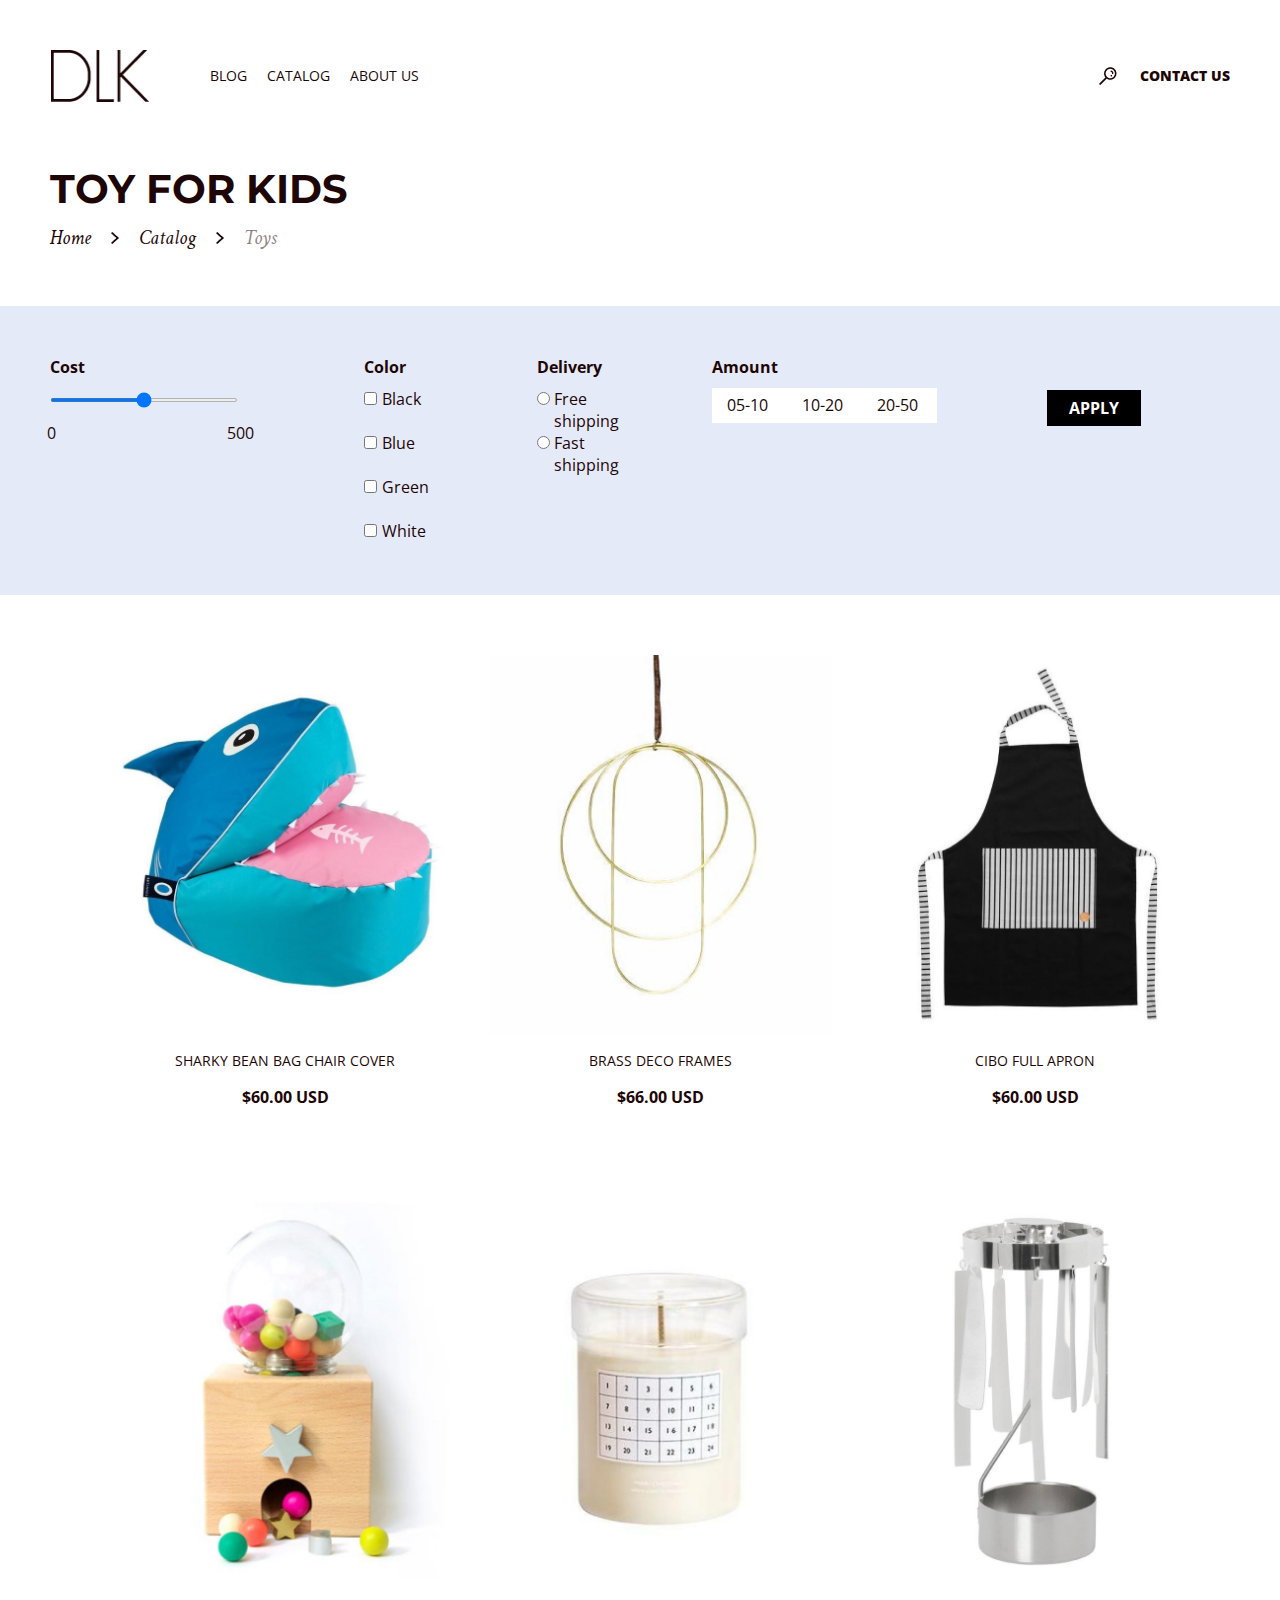
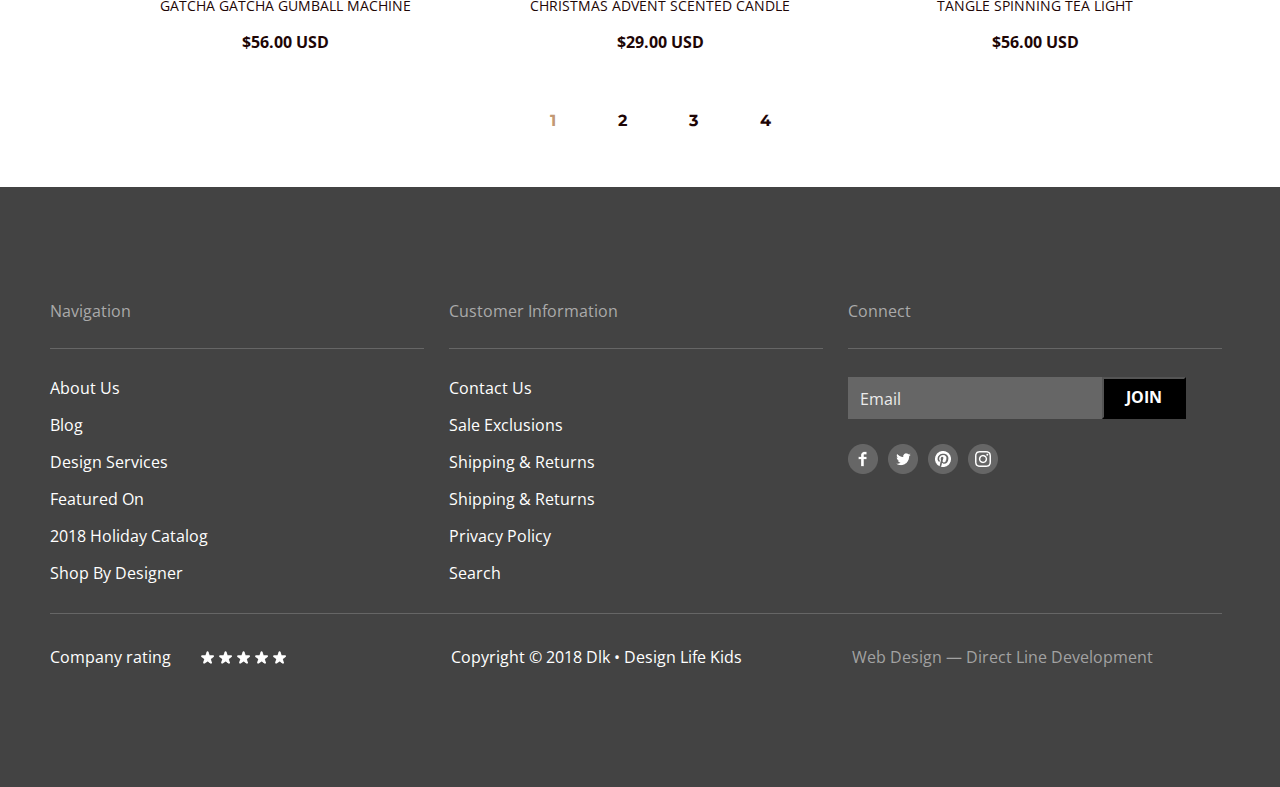
<file: verstka/Toys.html>
<!DOCTYPE html>
<html lang="en">
<head>
    <meta charset="UTF-8">
    <meta http-equiv="X-UA-Compatible" content="IE=edge">
    <meta name="viewport" content="width=device-width, initial-scale=1.0">
    <link rel="stylesheet" href="./css/normalize.css">
    <link rel="stylesheet" href="./css/common.css">
    <link rel="stylesheet" href="./css/Toys.css">
    <link rel="stylesheet" href="./css/ContactUs.css">
    <link rel="preconnect" href="https://fonts.googleapis.com"><link rel="preconnect" href="https://fonts.gstatic.com" crossorigin><link href="https://fonts.googleapis.com/css2?family=Crimson+Text:ital@1&family=Montserrat:wght@700&display=swap" rel="stylesheet">
    <link rel="preconnect" href="https://fonts.googleapis.com"><link rel="preconnect" href="https://fonts.gstatic.com" crossorigin><link href="https://fonts.googleapis.com/css2?family=Open+Sans&display=swap" rel="stylesheet">
    <title>Toys</title>
</head>
<body>
    <header class="header container">
        <img class="header__logo" src="./img/Union.png" alt="logo">
        <ul class="header__list">
            <li class="header__list__item undotted"><a class="header__list__link a" href="./Blog.html">BLOG</a></li>
            <li class="header__list__item undotted"><a class="header__list__link a" href="./catalog.html">CATALOG</a></li>
            <li class="header__list__item undotted"><a class="header__list__link a" href="#">ABOUT US</a></li>
        </ul>
        <img class="header__image" src="./img/Loupe.png" alt="search">
        <a class="header__link a" href="./ContactUs.html">CONTACT US</a>
    </header>
    <main>
        <section class="where container">
            <h1 class="where__title">Toy for kids</h1>
            <div class="first__wrap">
                <a class="where__link a" href="./index.html">Home</a>
                <img class="where__image" src="./img/arrow.png" alt="arrow">
                <a class="where__link a" href="#">Catalog</a>
                <img class="where__image" src="./img/arrow.png" alt="arrow">
                <p class="where__description">Toys</p>
            </div>
        </section>
        <section class="back">
            <h2 class="hidden">nado</h2>
            <section class="setting container">
                <h2 class="hidden">Something</h2>
                <form class="form_1" action="settings">
                    <h2 class="naming">Cost</h2>
                    <input class="runner" type="range" min="0" max="500">
                    <p class="min_meaning">0</p>
                    <p class="max_meaning">500</p>
                </form>
                <form class="form_2" action="settings">
                    <h2 class="naming">Color</h2>
                    <div class="boxes">
                        <div class="box__in__boxes">
                            <input type="checkbox" id="Black" name="Black" value="yes">
                            <label class="box_naming" for="Black">Black</label>
                        </div>
                        <div class="box__in__boxes">
                            <input type="checkbox" id="Blue" name="Blue" value="yes">
                            <label class="box_naming" for="Blue">Blue</label>
                        </div>
                        <div class="box__in__boxes">
                            <input type="checkbox" id="Green" name="Green" value="yes">
                            <label class="box_naming" for="Green">Green</label>
                        </div>
                        <div class="box__in__boxes">
                            <input type="checkbox" id="White" name="White" value="yes">
                            <label class="box_naming" for="White">White</label>
                        </div>
                    </div>
                </form>
                <form class="form_3" action="settings">
                    <h2 class="naming">Delivery</h2>
                    <div class="boxes">
                        <div class="box__in__boxes">
                            <input type="radio" id="1" name="ahaha" value="yes">
                            <label class="box_naming" for="1">Free shipping</label>
                        </div>
                        <div class="box__in__boxes">
                            <input type="radio" id="2" name="ahaha" value="yes">
                            <label class="box_naming" for="2">Fast shipping</label>
                        </div>
                    </div>
                </form>
                <form class="form_4" action="settings">
                    <h2 class="naming">Amount</h2>
                    <div class="difficult">
                        <input type="radio" id="11" name="hehehe" value="yes">
                        <label class="box_naming b" for="11">05-10</label>
                        <input type="radio" id="22" name="hehehe" value="yes">
                        <label class="box_naming b" for="22">10-20</label>
                        <input type="radio" name="hehehe" id="33" value="yes">
                        <label class="box_naming b" for="33">20-50</label>
                    </div>
                </form>
                <section class="bottom_wrap">
                    <h2 class="hidden">nado</h2>
                    <button class="setting__button special__write" type="button">APPLY</button>
                </section>
            </section>
        </section>
        <div class="catalog container">
            <h2 class="hidden">Something</h2>
            <ul class="catalog__list onemore">
                <li class="catalog__list__item undotted">
                    <img class="catalog__list__image" src="./img/Shark.png" alt="SHARKY BEAN BAG CHAIR COVER">
                    <h2 class="catalog__list__title2">SHARKY BEAN BAG CHAIR COVER</h2>
                    <p class="catalog__list__description">$60.00 USD</p>
                </li>
                <li class="catalog__list__item undotted">
                    <img class="catalog__list__image" src="./img/Brass_frames.png" alt="BRASS DECO FRAMES">
                    <h2 class="catalog__list__title2">BRASS DECO FRAMES</h2>
                    <p class="catalog__list__description">$66.00 USD</p>
                </li>
                <li class="catalog__list__item undotted">
                    <img class="catalog__list__image" src="./img/Arron.png" alt="CIBO FULL APRON">
                    <h2 class="catalog__list__title2">CIBO FULL APRON</h2>
                    <p class="catalog__list__description">$60.00 USD</p>
                </li>
            </ul>
            <ul class="catalog__list">
                <li class="catalog__list__item undotted">
                    <img class="catalog__list__image" src="./img/Gumballs.png" alt="GATCHA GATCHA GUMBALL MACHINE">
                    <h2 class="catalog__list__title2">GATCHA GATCHA GUMBALL MACHINE</h2>
                    <p class="catalog__list__description">$56.00 USD</p>
                </li>
                <li class="catalog__list__item undotted">
                    <img class="catalog__list__image" src="./img/Candle.png" alt="CHRISTMAS ADVENT SCENTED CANDLE">
                    <h2 class="catalog__list__title2">CHRISTMAS ADVENT SCENTED CANDLE</h2>
                    <p class="catalog__list__description">$29.00 USD</p>
                </li>
                <li class="catalog__list__item undotted">
                    <img class="catalog__list__image" src="./img/Tea_light.png" alt="TANGLE SPINNING TEA LIGHT">
                    <h2 class="catalog__list__title2">TANGLE SPINNING TEA LIGHT</h2>
                    <p class="catalog__list__description">$56.00 USD</p>
                </li>
            </ul>
            <ul class="catalog__list2 container">
                <li class="catalog__list2__item undotted">
                    <button class="catalog__list2__page1" type="button">1</button>
                </li>
                <li class="catalog__list2__item undotted">
                    <button class="catalog__list2__page2" type="button">2</button>
                </li>
                <li class="catalog__list2__item undotted">
                    <button class="catalog__list2__page2" type="button">3</button>
                </li>
                <li class="catalog__list2__item undotted">
                    <button class="catalog__list2__page2" type="button">4</button>
                </li>
            </ul>
        </div>
    </main>
    <footer class="footer__toys">
        <section class="third__wrap container">
            <h2 class="hidden">nado</h2>
            <section class="footer__inner">
                <h2 class="footer__inner__title">Navigation</h2>
                <img class="short__line" src="./img/Line.png" alt="line">
                <ul class="footer__inner__list">
                    <li class="footer__inner__list__item__first undotted"><a class="footer__inner__list__link a" href="#">About Us</a></li>
                    <li class="footer__inner__list__item undotted"><a class="footer__inner__list__link a" href="#">Blog</a></li>
                    <li class="footer__inner__list__item undotted"><a class="footer__inner__list__link a" href="#">Design Services</a></li>
                    <li class="footer__inner__list__item undotted"><a class="footer__inner__list__link a" href="#">Featured On</a></li>
                    <li class="footer__inner__list__item undotted"><a class="footer__inner__list__link a" href="#">2018 Holiday Catalog</a></li>
                    <li class="footer__inner__list__item undotted"><a class="footer__inner__list__link a" href="#">Shop By Designer</a></li>
                </ul>
            </section>
            <section class="footer__inner">
                <h2 class="footer__inner__title">Customer Information</h2>
                <img class="short__line" src="./img/Line.png" alt="line">
                <ul class="footer__inner__list">
                    <li class="footer__inner__list__item__first undotted"><a class="footer__inner__list__link a" href="#">Contact Us</a></li>
                    <li class="footer__inner__list__item undotted"><a class="footer__inner__list__link a" href="#">Sale Exclusions</a></li>
                    <li class="footer__inner__list__item undotted"><a class="footer__inner__list__link a" href="#">Shipping & Returns</a></li>
                    <li class="footer__inner__list__item undotted"><a class="footer__inner__list__link a" href="#">Shipping & Returns</a></li>
                    <li class="footer__inner__list__item undotted"><a class="footer__inner__list__link a" href="#">Privacy Policy</a></li>
                    <li class="footer__inner__list__item undotted"><a class="footer__inner__list__link a" href="#">Search</a></li>
                </ul>
            </section>
            <section class="footer__inner">
                <h2 class="footer__inner__title">Connect</h2>
                <img class="short__line" src="./img/Line.png" alt="line">
                <form class="email" action="handler.php">
                    <label class="email__frame" for="username33"><input class="type__area" type="text" id="username33" placeholder="Email"></label>
                    <button class="footer__button special__write a" type="button">JOIN</button>
                </form>
                <ul class="footer__inner__list__partners">
                    <li class="footer__inner__list__item undotted"><a class="footer__inner__list__link a" href="#"><img class="footer__inner__list__image" src="./img/Facebook.png" alt="facebook logo"></a></li>
                    <li class="footer__inner__list__item undotted"><a class="footer__inner__list__link a" href="#"><img class="footer__inner__list__image" src="./img/Twitter.png" alt="twitter logo"></a></li>
                    <li class="footer__inner__list__item undotted"><a class="footer__inner__list__link a" href="#"><img class="footer__inner__list__image" src="./img/Pinterest.png" alt="some logo"></a></li>
                    <li class="footer__inner__list__item undotted"><a class="footer__inner__list__link a" href="#"><img class="footer__inner__list__image" src="./img/Instagram.png" alt="instagram logo"></a></li>
                </ul>
            </section>
        </section>
        <div class="container">
            <img class="long__line container" src="./img/Long_line.png" alt="long_line">
        </div>
        <section class="footer__inner__bottom container">
            <h2 class="hidden">Something needed</h2>
            <div class="last__wrap">
                <p class="footer__inner__description">Company rating</p>
                <ul class="footer__inner__list__stars">
                    <li class="footer__inner__list__item undotted"><img class="footer__inner__image" src="./img/Star.png" alt="star"></li>
                    <li class="footer__inner__list__item undotted"><img class="footer__inner__image" src="./img/Star.png" alt="star"></li>
                    <li class="footer__inner__list__item undotted"><img class="footer__inner__image" src="./img/Star.png" alt="star"></li>
                    <li class="footer__inner__list__item undotted"><img class="footer__inner__image" src="./img/Star.png" alt="star"></li>
                    <li class="footer__inner__list__item undotted"><img class="footer__inner__image" src="./img/Star.png" alt="star"></li>
                </ul>
                <p class="footer__inner__description__k">Copyright © 2018 Dlk • Design Life Kids</p>
                <p class="footer__inner__description__d">Web Design — Direct Line Development</p>
            </div>
        </section>
    </footer>
</body>
</html>
</file>
<file: verstka/css/common.css>
.a {
    text-decoration: none;
}

.hidden {
    display: none;
}

.undotted {
    list-style-type: none;
}

.container { 
    max-width: 1180px; 
    margin: 0 auto; 
}

.header {
    display: flex;
    align-items: center;
    margin-top: 50px;
    margin-bottom: 40px;
}

.header__logo {
    width: 100.08px;
    height: 52px;
    margin-right: 20px;
}

.header__list {
    display: flex;
    align-items: center;
    gap: 20px;
    margin-right: auto;
}

.header__list__link {
    font-family: 'Open Sans';
    font-style: normal;
    font-weight: 400;
    font-size: 14px;
    color: #1E0606;
}

.header__link {
    display: inline;
    margin-left: 23.48px;
    font-family: 'Open Sans';
    font-style: normal;
    font-weight: 900;
    font-size: 14px;
    color: #1E0606;
}

.special__button {
    display: inline-block;
    padding-top: 11px;
    padding-bottom: 11px;
    padding-left: 26px;
    padding-right: 26px;
    background: #000000;
}

.special__write {
    font-family: 'Open Sans';
    font-style: normal;
    font-weight: 700;
    font-size: 16px;
    color: #FFFFFF;
    text-transform: uppercase;
}

.third__wrap {
    display: flex;
    gap: 25px;
}

.footer__inner__bottom {
    display: flex;
}

.footer__inner__title {
    font-family: 'Open Sans';
    font-style: normal;
    font-weight: 400;
    font-size: 16px;
    line-height: 22px;
    color: #AAAAAA;
}

.footer__inner__list__link {
    font-family: 'Open Sans';
    font-style: normal;
    font-weight: 400;
    font-size: 16px;
    line-height: 22px;
    color: #FFFFFF;
}

.short__line {
    width: 374px;
    height: 1px;
}

.footer__inner {
    margin-top: 100px;
}

.footer__inner__list {
    margin-left: -40px;
}

.footer__inner__list__item {
    margin-top: 15px;
}

.footer__inner__list__item__first {
    margin-top: 23px;
}

.email {
    display: flex;
    margin-top: 23px;
}

.footer__button {
    padding-top: 8px;
    padding-bottom: 8px;
    padding-left: 22px;
    padding-right: 22px;
    background: #000000;
}

.type__area {
    width: 250px;
    height: 40px;
    background-color: #666666;
    border: none;
}

.type__area::placeholder {
    font-family: 'Open Sans';
    font-style: normal;
    font-weight: 400;
    font-size: 16px;
    line-height: 120px;
    position: relative;
    left: 10px;
    top: 2px;
    color: #EBEBEB;
}

.footer__inner__description {
    font-family: 'Open Sans';
    font-style: normal;
    font-weight: 400;
    font-size: 16px;
    line-height: 22px;
    color: #FFFFFF;
}

.footer__inner__description__k {
    font-family: 'Open Sans';
    font-style: normal;
    font-weight: 400;
    font-size: 16px;
    line-height: 22px;
    margin-left: 30px;
    margin-right: 77.5px;
    color: #FFFFFF;
}

.footer__inner__description__d {
    font-family: 'Open Sans';
    font-style: normal;
    font-weight: 400;
    font-size: 16px;
    line-height: 22px;
    margin-left: 33px;
    color: #A2A2A2;
}

.footer__inner__list__partners {
    display: flex;
    margin-top: 10px;
    gap: 10px;
    margin-left: -40px;
}

.footer__inner__list__image {
    width: 30px;
    height: 30px;
}

.long__line {
    width: 1172px;
    height: 1px;
}

.footer__inner__list__stars {
    display: flex;
    gap: 4px;
    margin-right: 133.5px;
    margin-left: -10px;
    margin-top: 5px;
}

.last__wrap {
    display: flex;
    margin-top: 12px;
    padding-bottom: 103px;
}

.popup {
    display: none;
    position: absolute;
    top: 25%;
    left: 25%;
    background: rgba(125, 151, 218, 0.8);
    z-index: 5;
}

.open {
    display: flex;
}

.exit {
    display: block;
    position: absolute;
    background: none;
    border: none;
    left: 646px;
    top: 0px;
}

.cross {
    width: 10px;
    height: 10px;
}

.fade {
    position: fixed;
    top: 0;
    left: 0;
    bottom: 0;
    right: 0;
    z-index: -1;
    background: rgba(125, 151, 218, 0.8);
}
</file>
<file: verstka/css/index.css>
.common_back {
    background-color: #EEE4DB;
    margin-top: 129px;
    display: flex;
    padding-bottom: 69px;
}

.short1 {
    max-width: 400px;
}

.slides__list__title {
    font-family: 'Montserrat';
    font-style: normal;
    font-weight: 700;
    font-size: 40px;
    color: #1E0606;
}

.slides__rectangles {
    display: flex;
    flex-direction: column;
    background: none;
    margin-top: -1px;
    margin-left: -8px;
    gap: -10px;
}


.slides__list__logo {
    width: 50px;
    height: 45px;
    margin-top: 31px;
    margin-left: 32px;
    padding-bottom: 10px;
}

.rectangular__button {
    width: 31px;
    height: 3px;
    background: #D6CAC2;
    border: none;
}

.rectangular__button__current {
    width: 31px;
    height: 3px;
    background: rgba(30, 6, 6, 0.6);
    border: none;
}

.slides__list__description {
    font-family: 'Crimson Text';
    font-style: italic;
    font-weight: 400;
    font-size: 20px;
    line-height: 26px;
    margin-left: 44px;
    position: relative;
    bottom: 10px;
}

.var {
    position: relative;
    bottom: 10px;
}

.slides__list__image {
    width: 635.49px;
    height: 461px;
    position: absolute;
    margin-left: 446.5px;
    margin-right: 99.51px;
    margin-top: -89px;
}

.slides__content
{
    display: block;
    position: relative;
    bottom: 8px;
    left: 9px;
}

.slides__list__title {
    margin-top: 98px;
    margin-left: 44px;
}

.special__button {
    margin-left: 44px;
}

.bottomline {
    display: block;
    justify-content: end;
    background-color: #C29974;
    padding-top: 12.5px;
    padding-bottom: 12.5px;
    margin-top: 0px;
    margin-bottom: 90px;
}

.slides__list__afterwords {
    font-family: 'Open Sans';
    font-style: normal;
    font-weight: 700;
    font-size: 12px;
    text-align: center;
    text-transform: uppercase;
    color: #FFFFFF;;
}

.categories__title {
    font-family: 'Montserrat';
    font-style: normal;
    font-weight: 700;
    font-size: 38px;
    line-height: 46px;
}

.categories__list__item__h {
    display: flex;
    background: #DBE4DB;
    background-attachment: fixed;
    background-repeat: no-repeat;
    width: 280px;
    height: 270px;
    justify-content: center;
    align-items: center;
}

.categories__list__link {
    position: absolute;
    font-family: 'Montserrat';
    font-style: normal;
    font-weight: 700;
    font-size: 26px;
    line-height: 32px;
    text-align: center;
    text-transform: uppercase;
    color: #FFFFFF;
    margin-left: auto;
    margin-right: auto;
    max-width: 200px;
}

.categories__list {
    display: flex;
    margin-left: -40px;
    justify-content: space-between;
}

.categories__list__image__h {
    width: 280px;
    height: 270px;
    display: flex;
}

.categories__list__image__s {
    width: 208px;
    height: 244px;
    display: flex;
}

.categories__list__image__d {
    width: 260px;
    height: 260px;
    display: flex;
}

.categories__list__image__dude {
    width: 240px;
    height: 250px;
    display: flex;
}

.categories__list__item__s {
    display: flex;
    background: #EADDD3;
    background-attachment: fixed;
    background-repeat: no-repeat;
    width: 280px;
    height: 270px;
    justify-content: center;
    align-items: center;
}

.categories__list__item__d {
    display: flex;
    background: #ffe2cb;
    background-attachment: fixed;
    background-repeat: no-repeat;
    width: 280px;
    height: 270px;
    justify-content: center;
    align-items: center;
}

.categories__list__item__dude {
    display: flex;
    background: #D5D4E1;
    background-attachment: fixed;
    background-repeat: no-repeat;
    width: 280px;
    height: 270px;
    justify-content: center;
    align-items: center;
}

.categories__switches {
    margin-top: 33px;
}

.categories__switches__switch_1 {
    border: none;
    width: 37px;
    height: 37px;
    background: rgba(112, 187, 220, 0.2);
    margin-right: 3px;
}

.categories__switches__switch_2 {
    border: none;
    width: 37px;
    height: 37px;
    background: rgba(112, 187, 220, 0.2);
}

.switch_1 {
    display: flex;
    position: relative;
    left: 3px;
}

.switch_2 {
    display: flex;
    position: relative;
    left: 4px;
}

.categories__description {
    display: flex;
    margin-left: 103px;
    margin-top: -39px;
    padding-bottom: 70px;
    font-family: 'Open Sans';
    font-style: normal;
    font-weight: 400;
    font-size: 16px;
    line-height: 22px;
    color: #1E0606;
    max-width: 550px;
}

.about__list__description {
    font-family: 'Open Sans';
    font-style: normal;
    font-weight: 400;
    font-size: 16px;
    line-height: 22px;
    color: #1E0606;
    margin-left: 60px;
    margin-top: 20px;
}

.about__description {
    font-family: 'Open Sans';
    font-style: normal;
    font-weight: 400;
    font-size: 16px;
    line-height: 22px;
    color: #1E0606;
    max-width: 470px;
}

.banner {
    display: flex;
}

.banner__image {
    width: 480px;
    height: 559px;
}

.banner__list {
    margin-bottom: 60px;
    margin-left: 20px;
    max-width: 530px;
}

.banner__list__title {
    font-family: 'Montserrat';
    font-style: normal;
    font-weight: 700;
    font-size: 38px;
    line-height: 46px;
    margin-left: 60px;
    margin-bottom: 10px;
    text-transform: uppercase;
}

.banner__button {
    display: inline-block;
    padding-top: 11px;
    padding-bottom: 11px;
    padding-left: 25px;
    padding-right: 25px;
    background: #000000;
    margin-left: 60px;
    margin-top: 16px;
}

.banner__list__button__main {
    padding-left: 60px;
    padding-right: 180px;
    padding-top: 9px;
    padding-bottom: 9px;
    background-color: rgba(112, 187, 220, 0.2);
    border: none;
    font-family: 'Crimson Text';
    font-style: italic;
    font-weight: 700;
    font-size: 26px;
    line-height: 34px;
}

.banner__list__button {
    padding-left: 60px;
    padding-right: 180px;
    padding-top: 9px;
    padding-bottom: 9px;
    font-family: 'Crimson Text';
    font-style: italic;
    font-weight: 400;
    font-size: 26px;
    line-height: 34px;
    border: none;
    background-color: #FFFFFF;
}

.about__list {
    display: flex;
    justify-content: space-between;
    margin-top: 85px;
}


.about__list__image__a {
    margin-top: -5px;
}

.about__title__1 {
    font-family: 'Montserrat';
    font-style: normal;
    font-weight: 700;
    font-size: 38px;
    line-height: 46px;
    text-transform: uppercase;
    color: #1E0606;
    position: absolute;
    margin-top: -35px;
}

.about__title__2 {
    font-family: 'Montserrat';
    font-style: normal;
    font-weight: 700;
    font-size: 38px;
    line-height: 46px;
    text-transform: uppercase;
    color: #1E0606;
    position: absolute;
    margin-top: -65px;
}

.another__wrap {
    display: flex;
    margin-top: 100px;
}

.about__write {
    font-family: 'Crimson Text';
    font-style: italic;
    font-weight: 400;
    font-size: 26px;
    line-height: 34px;
    margin-top: 15px;
    margin-bottom: 7px;
}

.about__button {
    display: inline-block;
    padding-top: 9px;
    padding-bottom: 9px;
    padding-left: 22px;
    padding-right: 22px;
    margin-top: 5px;
    background: #000000;
    font-family: 'Open Sans';
    font-style: normal;
    font-weight: 700;
    font-size: 16px;
    line-height: 22px;
    color: #FFFFFF;
    align-items: center;
    text-align: center;
    text-transform: uppercase;
}

.first__section {
    display: inline-block;
    background-color: #E1F0F7;
    padding-left: 35px;
    padding-right: 40px;
    padding-top: 10px;
    padding-bottom: 27px;
    position: relative;
    right: 26px;
    max-width: 470px;
}

.second__section {
    display: inline-block;
    background-color: #E1F0F7;
    padding-left: 30px;
    padding-right: 30px;
    padding-top: 41px;
    padding-bottom: 40px;
    max-width: 470px;
}

.map {
    position: absolute;
    width: 450px;
    height: 250px;
    margin-left: 660px;
    margin-top: 140px;
}

.footer__index {
    margin-top: 205px;
    background-color: #434343;
}
</file>
<file: verstka/css/ContactUs.css>
.footer__contact {
    margin-top: 65px;
    background-color: #434343;
}

.userdata__frame {
    font-family: 'Open Sans';
    font-style: normal;
    font-weight: 400;
    font-size: 14px;
    line-height: 19px;
    color: #1E0606;
}


.userdata {
    display: inline-block;
    flex-direction: column;
    justify-content: left;
    background: #E5EAF8;
    position: absolute;
    left: 25%;
    top: 13%;
}

.last_wrap {
    display: flex;
    flex-direction: column;
    padding-left: 30px;
    padding-right: 30px;
}

.otstup {
    padding-top: 40px;
}

.perfect_wrap {
    display: flex;
    flex-direction: column;
}

.text1 {
    width: 600px;
    height: 45px;
    border: 1px solid rgba(0, 0, 0, 0.2);
}

.text2 {
    width: 290px;
    height: 45px;
    border: 1px solid rgba(0, 0, 0, 0.2);
}

.text3 {
    width: 294px;
    height: 45px;
    border: 1px solid rgba(0, 0, 0, 0.2);
}

.text4 {
    width: 580px;
    height: 175px;
    border: 1px solid rgba(0, 0, 0, 0.2);
}

.special_wrap {
    display: flex;
    gap: 14px;
    padding-left: 30px;
    padding-top: 15px;
    padding-bottom: 15px;
}

.check {
    margin-left: 30px;
}

.accept_setting {
    display: flex;
    padding-top: 15px;
    padding-bottom: 15px;
}

.condition {
    font-family: 'Open Sans';
    font-style: normal;
    font-weight: 400;
    font-size: 14px;
    line-height: 19px;
    color: #1E0606;
}

.back2 {
    display: flex;
}

.describe {
    margin-top: -22px;
    margin-left: 110px;
    max-width: 620px;
}

.describe__description {
    font-family: 'Open Sans';
    font-style: normal;
    font-weight: 400;
    font-size: 16px;
    line-height: 22px;
    color: #1E0606;
}

.describe__title {
    font-family: 'Montserrat';
    font-style: normal;
    font-weight: 600;
    font-size: 26px;
    line-height: 34px;
    text-transform: uppercase;
    color: #C29974;
}

.needed {
    display: inline-block;
    padding-bottom: 40px;
    padding-left: 10px;
}

.button_wrap {
    margin-left: 30px;
}



.back2_2 {
    display: flex;
}

.userdata_2 {
    display: inline-block;
    flex-direction: column;
    justify-content: left;
    background: #E5EAF8;
    left: 25%;
    top: 13%;
}

.last_wrap_2 {
    display: flex;
    flex-direction: column;
    padding-left: 40px;
    padding-right: 40px;
}

.perfect_wrap_2 {
    display: flex;
    flex-direction: column;
}

.special_wrap_2 {
    display: flex;
    gap: 14px;
    padding-left: 40px;
    padding-top: 15px;
    padding-bottom: 15px;
}

.accept_setting_2 {
    display: flex;
    padding-left: 10px;
    padding-top: 15px;
    padding-bottom: 15px;
}
</file>
<file: verstka/css/Blog.css>
.footer__blog {
    margin-top: 85px;
    background-color: #434343;
}

.where__title {
    font-family: 'Montserrat';
    font-style: normal;
    font-weight: 700;
    font-size: 40px;
    line-height: 49px;
    color: #1E0606;
}

.where__link {
    font-family: 'Crimson Text';
    font-style: italic;
    font-weight: 400;
    font-size: 20px;
    line-height: 26px;
    color: #1E0606;
}

.where__description {
    font-family: 'Crimson Text';
    font-style: italic;
    font-weight: 400;
    font-size: 20px;
    line-height: 26px;
    color: #1E0606;
    opacity: 0.5;
}

.articles {
    margin-top: -20px;
}

.articles__list__date {
    font-family: 'Open Sans';
    font-style: normal;
    font-weight: 400;
    font-size: 16px;
    line-height: 22px;
    color: #818181;
    mix-blend-mode: normal;
}

.articles__list__item {
    max-width: 550px;
}

.articles__list__title {
    font-family: 'Montserrat';
    font-style: normal;
    font-weight: 700;
    font-size: 24px;
    line-height: 31px;
    color: #1E0606;
    margin-top: -10px;
    margin-bottom: -5px;
}

.articles__list__description {
    font-family: 'Open Sans';
    font-style: normal;
    font-weight: 400;
    font-size: 18px;
    line-height: 25px;
    color: #1E0606;
}

.articles__list {
    display: flex;
    gap: 20px;
    margin-left: -40px;
}
</file>
<file: verstka/css/Toys.css>
.footer__toys {
    margin-top: 55px;
    background-color: #434343;
}

.where {
    display: flex;
    flex-direction: column;
    position: relative;
    bottom: 5px;
}

.where__title {
    font-family: 'Montserrat';
    font-style: normal;
    font-weight: 700;
    font-size: 40px;
    line-height: 49px;
    text-transform: uppercase;
    color: #1E0606;
}

.where__link {
    font-family: 'Crimson Text';
    font-style: italic;
    font-weight: 400;
    font-size: 20px;
    line-height: 26px;
    color: #1E0606;
}

.where__description {
    font-family: 'Crimson Text';
    font-style: italic;
    font-weight: 400;
    font-size: 20px;
    line-height: 26px;
    color: #1E0606;
    opacity: 0.5;
    margin-top: 0px;
}

.first__wrap {
    display: flex;
    gap: 20px;
    justify-content: baseline;
    margin-bottom: 30px;
    margin-top: -15px;
}

.where__image {
    width: 8px;
    height: 12px;
    margin-top: 7px;
}

.back {
    background: rgba(125, 151, 218, 0.2);
}

.naming {
    font-family: 'Open Sans';
    font-style: normal;
    font-weight: 700;
    font-size: 16px;
    line-height: 22px;
    color: #1E0606;
    margin-top: 50px;
    margin-bottom: 10px;
}

.setting {
    display: flex;
}

.form_1 {
    margin-right: 110px;
}

.form_1 input {
    width: 188px;
    height: 4px;
}

.min_meaning {
    font-family: 'Open Sans';
    font-style: normal;
    font-weight: 400;
    font-size: 16px;
    line-height: 22px;
    margin-left: -3px;
    color: #1E0606;
}

.max_meaning {
    font-family: 'Open Sans';
    font-style: normal;
    font-weight: 400;
    font-size: 16px;
    line-height: 22px;
    margin-left: -2px;
    color: #1E0606;
    position: relative;
    margin-left: 177px;
    margin-top: -38px;
}

.form_2 {
    margin-right: 110px;
}

.box_naming {
    font-family: 'Open Sans';
    font-style: normal;
    font-weight: 400;
    font-size: 16px;
    line-height: 22px;
    color: #1E0606;
    margin-left: 4.5px;
    width: 45px;
    height: 35px;
}

.middle {
    display: flex;
    position: relative;
    top: -16px;
    left: 6px;
}

.form_3 {
    margin-right: 110px;
}

.boxes {
    display: flex;
    flex-direction: column;
    gap: 9px;
    margin-bottom: 40px;
}

.box__in__boxes {
    display: flex;
}

.box__in__boxes input {
    position: relative;
    top: -6.2px;
}

.form_3 {
    display: flex;
    flex-direction: column;
}

.form_4 {
    margin-right: 110px;
}

.difficult {
    display: flex;
    gap: 0px;
}

.difficult input {
    display: none;
}

.difficult label {
    display: flex;
    margin-left: 0px;
    margin-right: 0px;
    cursor: pointer;
    padding: 0px 15px;
    line-height: 34px;
	user-select: none;
}

.difficult input[type=radio]:checked + label {
	background: #F3D0DB;
}

.b {background: #FFFFFF;}

.setting__button {
    display: inline-block;
    padding-top: 9px;
    padding-bottom: 9px;
    padding-left: 22px;
    padding-right: 22px;
    background: #000000;
    border: #000000;
}

.bottom_wrap {
    display: inline;
    margin-top: 84px;
}

.catalog {
    display: flex;
    flex-direction: column;
    justify-content: center;
}

.catalog__list__title2 {
    font-family: 'Open Sans';
    font-style: normal;
    font-weight: 400;
    font-size: 14px;
    line-height: 19px;
    text-align: center;
    color: #1E0606;
}

.catalog__list__description {
    font-family: 'Open Sans';
    font-style: normal;
    font-weight: 700;
    font-size: 16px;
    line-height: 22px;
    text-align: center;
    color: #1E0606;
}

.catalog__list__image {
    width: 375px;
    height: 380px;
}

.catalog__list {
    display: flex;
    margin-top: 60px;
    justify-content: center;
}


.catalog__list2__page1 {
    font-family: 'Montserrat';
    font-style: normal;
    font-weight: 700;
    font-size: 16px;
    line-height: 20px;
    text-transform: uppercase;
    color: #C29974;
    background-color: #FFFFFF;
    border: none;
}

.catalog__list2__page2 {
    font-family: 'Montserrat';
    font-style: normal;
    font-weight: 700;
    font-size: 16px;
    line-height: 20px;
    text-transform: uppercase;
    color: #1E0606;
    background-color: #FFFFFF;
    border: none;
}

.catalog__list2 {
    display: flex;
    gap: 50px;
    justify-content: center;
    padding-top: 25px;
}
</file>
<file: verstka/css/catalog.css>
.categories__title {
    font-family: 'Montserrat';
    font-style: normal;
    font-weight: 700;
    font-size: 40px;
    line-height: 49px;
    text-transform: uppercase;
    color: #1E0606;
    margin-top: 60px;
    margin-bottom: 14px;
}

.categories__image {
    width: 8px;
    height: 12px;
    margin-top: 7px;
}

.categories__link {
    font-family: 'Crimson Text';
    font-style: italic;
    font-weight: 400;
    font-size: 20px;
    line-height: 26px;
    color: #1E0606;
}

.categories__description {
    font-family: 'Crimson Text';
    font-style: italic;
    font-weight: 400;
    font-size: 20px;
    line-height: 26px;
    color: #1E0606;
    opacity: 0.5;
    position: relative;
    margin-top: 0px;
    margin-left: 0px;
}


.where__you__are {
    display: flex;
    gap: 20px;
    padding-bottom: 20px;
}

.categories__list__image__flamingo {
    display: flex;
    background: #EADDD3;
    background-attachment: fixed;
    background-repeat: no-repeat;
    width: 280px;
    height: 270px;
    justify-content: center;
    align-items: center;
}

.categories__list__image__dress {
    display: flex;
    background: #E5EAF8;
    background-attachment: fixed;
    background-repeat: no-repeat;
    width: 280px;
    height: 270px;
    justify-content: center;
    align-items: center;
}

.categories__list__1 {
    display: flex;
    margin-top: -60px;
    margin-left: -40px;
    gap: 20px;
    margin-bottom: 23px;
}

.categories__list__2 {
    display: flex;
    margin-left: 160px;
    gap: 20px;
}

.categories__list__item__flamingo {
    display: flex;
    background: #F3D0DB;
    background-attachment: fixed;
    background-repeat: no-repeat;
    width: 280px;
    height: 270px;
    justify-content: center;
    align-items: center;
}

.categories__list__item__dress {
    display: flex;
    background: #E5EAF8;
    background-attachment: fixed;
    background-repeat: no-repeat;
    width: 280px;
    height: 270px;
    justify-content: center;
    align-items: center;
}

.about {
    display: flex;
    flex-direction: column;
    margin-top: 55px;
    margin-bottom: 20px;
    max-width: 720px;
    margin-left: 225px;
}

.about__title {
    font-family: 'Montserrat';
    font-style: normal;
    font-weight: 700;
    font-size: 38px;
    line-height: 46px;
    text-transform: uppercase;
    color: #1E0606;
    margin-left: 37px;
}

.about__list {
    display: block;
    margin-top: 10px;
}

.about__list__description__hhh {
    font-family: 'Open Sans';
    font-style: normal;
    font-weight: 400;
    font-size: 16px;
    line-height: 22px;
    color: #1E0606;
}

.footer__catalog {
    margin-top: 50px;
    background-color: #434343;
}
</file>
